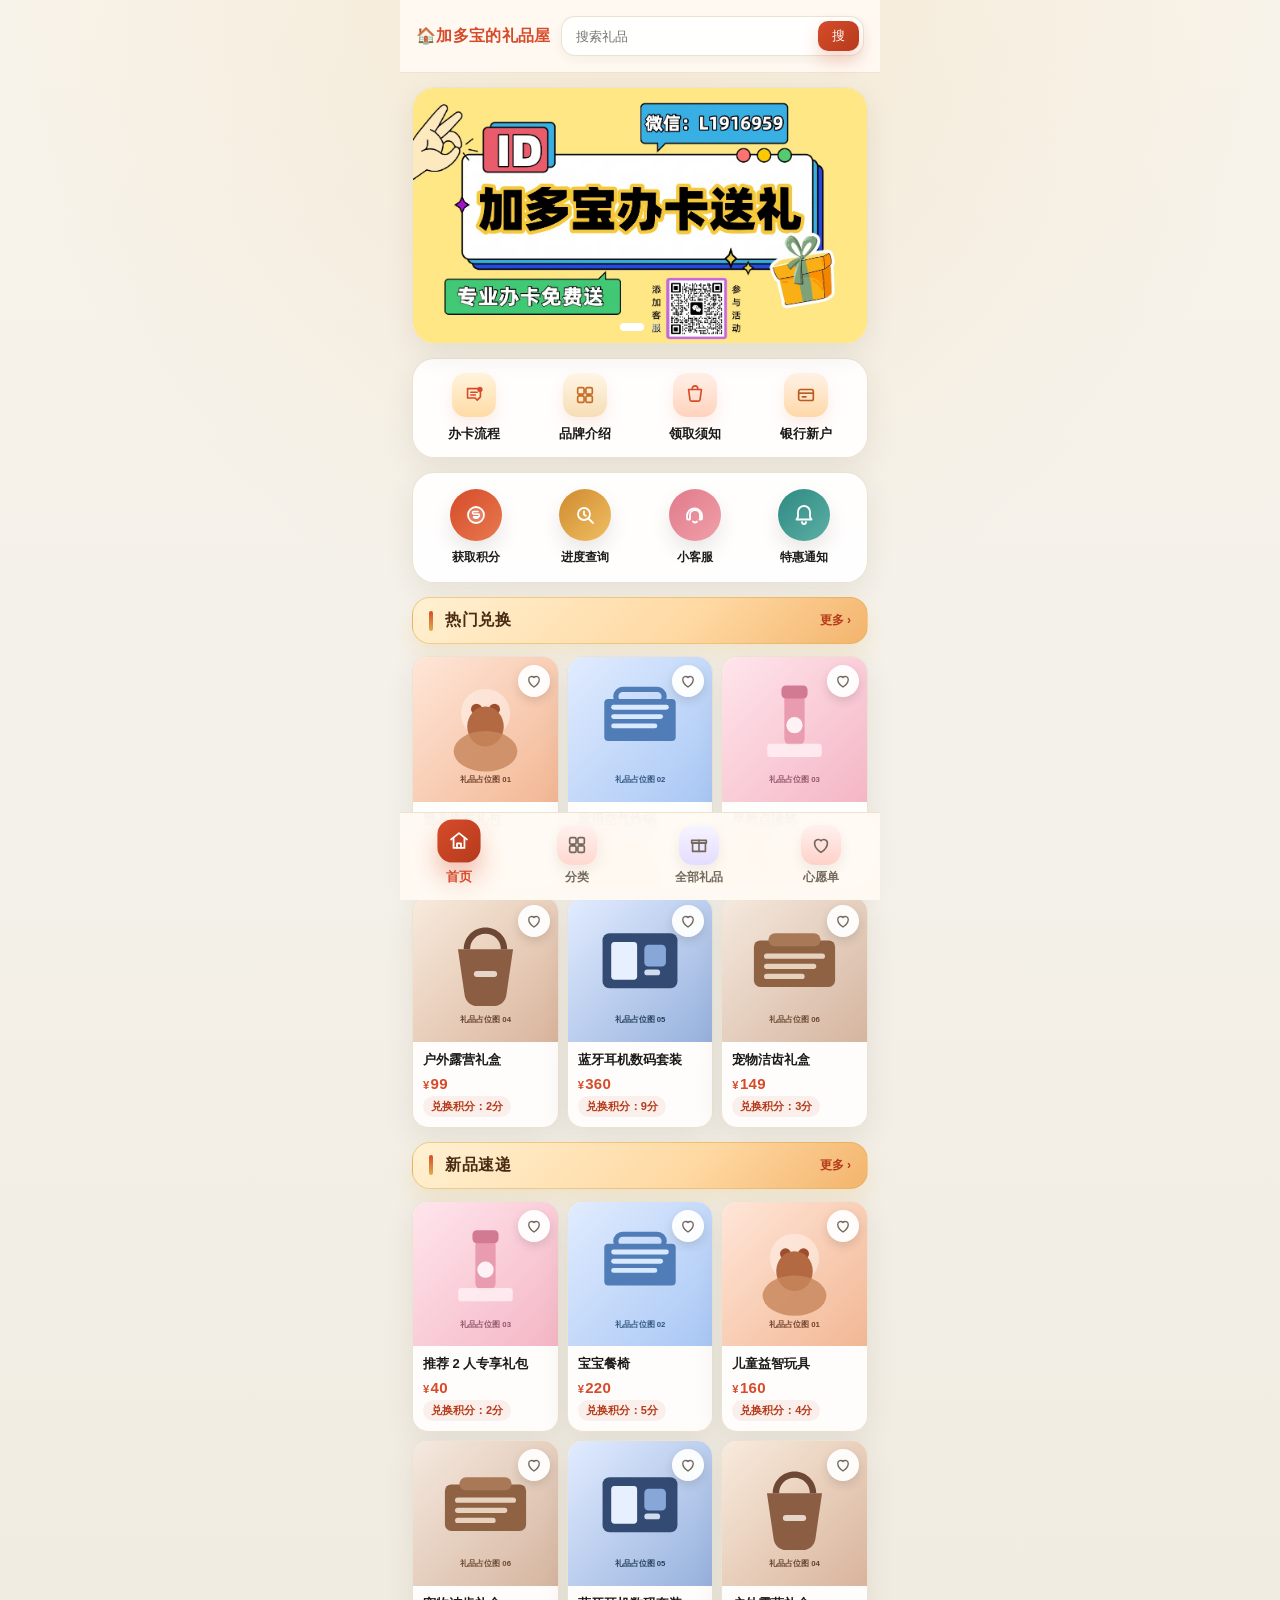
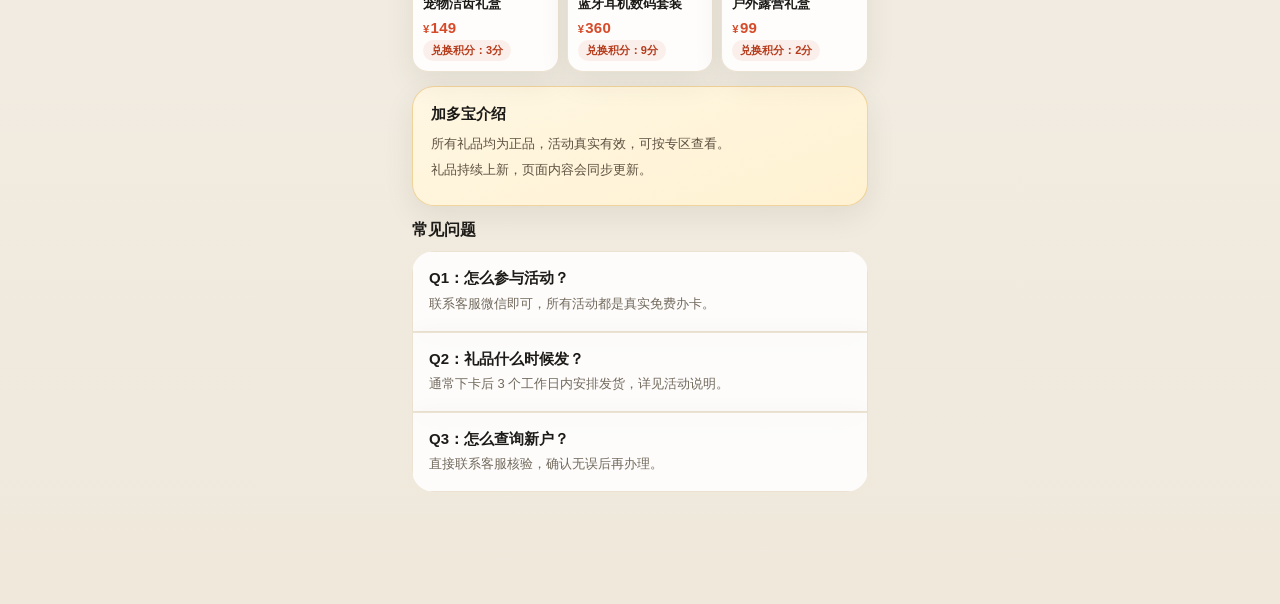
<file: index.html>
<!DOCTYPE html>
<html lang="zh-CN">
<head>
  <meta charset="UTF-8">
  <meta name="viewport" content="width=device-width, initial-scale=1.0, maximum-scale=1.0">
  <title>加多宝的礼品屋</title>
  <meta name="description" content="点击查看礼品清单吧，办卡即享，正品保障。">
  <link rel="icon" type="image/svg+xml" href="images/favicon.svg">
  <link rel="apple-touch-icon" href="images/favicon.svg">
  <meta property="og:title" content="加多宝的礼品屋">
  <meta property="og:description" content="点击查看礼品清单吧，办卡即享，正品保障。">
  <meta property="og:image" content="https://mossatelier.github.io/gift-site/images/share-cover.jpg">
  <meta property="og:url" content="https://mossatelier.github.io/gift-site/">
  <meta property="og:type" content="website">
  <link rel="image_src" href="https://mossatelier.github.io/gift-site/images/share-cover.jpg">
  <meta itemprop="image" content="https://mossatelier.github.io/gift-site/images/share-cover.jpg">
  <meta name="twitter:card" content="summary_large_image">
  <link rel="stylesheet" href="assets/site.css?v=6">
</head>
<body id="top">
  <div class="page-shell">
    <header class="top-bar top-bar-search">
      <a class="brand" href="admin.html">🏠加多宝的礼品屋</a>
      <div class="search-box top-search">
        <input id="productSearchInput" type="text" placeholder="搜索礼品">
        <button id="productSearchButton" type="button" aria-label="搜索">搜</button>
      </div>
    </header>

    <section class="banner-wrap" aria-label="活动轮播">
      <div class="banner-track" id="bannerTrack">
        <a class="banner-slide" href="wishlist.html">
          <img class="banner-image" src="images/banners/promo-1.jpg" alt="加多宝办卡送礼">
        </a>
        <a class="banner-slide" href="earn.html">
          <img class="banner-image" src="images/banners/promo-2.png" alt="积分规则">
        </a>
      </div>
      <div class="banner-dots" aria-label="轮播切换">
        <button class="dot active" type="button" aria-label="第 1 张" data-slide="0"></button>
        <button class="dot" type="button" aria-label="第 2 张" data-slide="1"></button>
      </div>
    </section>

    <nav class="text-entries" aria-label="活动入口">
      <a class="text-entry" href="card-flow.html">
        <span class="text-entry-icon" aria-hidden="true">
          <svg viewBox="0 0 24 24" fill="none">
            <path d="M5 5h14v9l-3.5 3.5-2.2-2.2H5V5Z" stroke="currentColor" stroke-width="1.8" stroke-linejoin="round" fill="rgba(255,255,255,0.18)"/>
            <path d="M8.5 9h7M8.5 12h5" stroke="currentColor" stroke-width="1.8" stroke-linecap="round"/>
            <circle cx="18.5" cy="6" r="2.5" fill="currentColor"/>
          </svg>
        </span>
        <span>办卡流程</span>
      </a>
      <a class="text-entry" href="category.html">
        <span class="text-entry-icon" aria-hidden="true">
          <svg viewBox="0 0 24 24" fill="none">
            <rect x="4" y="4" width="7" height="7" rx="1.5" stroke="currentColor" stroke-width="1.8"/>
            <rect x="13" y="4" width="7" height="7" rx="1.5" stroke="currentColor" stroke-width="1.8"/>
            <rect x="4" y="13" width="7" height="7" rx="1.5" stroke="currentColor" stroke-width="1.8"/>
            <rect x="13" y="13" width="7" height="7" rx="1.5" stroke="currentColor" stroke-width="1.8"/>
          </svg>
        </span>
        <span>品牌介绍</span>
      </a>
      <a class="text-entry" href="claim-guide.html">
        <span class="text-entry-icon" aria-hidden="true">
          <svg viewBox="0 0 24 24" fill="none">
            <path d="M5 6h14l-1.5 11a2 2 0 0 1-2 1.7H8.5a2 2 0 0 1-2-1.7L5 6Z" stroke="currentColor" stroke-width="1.8" stroke-linejoin="round"/>
            <path d="M9 6V5a3 3 0 0 1 6 0v1" stroke="currentColor" stroke-width="1.8" stroke-linecap="round"/>
          </svg>
        </span>
        <span>领取须知</span>
      </a>
      <a class="text-entry" href="bank-new-user.html">
        <span class="text-entry-icon" aria-hidden="true">
          <svg viewBox="0 0 24 24" fill="none">
            <rect x="4" y="6" width="16" height="12" rx="2" stroke="currentColor" stroke-width="1.8"/>
            <path d="M4 10h16" stroke="currentColor" stroke-width="1.8"/>
            <path d="M8 14h4" stroke="currentColor" stroke-width="1.8" stroke-linecap="round"/>
          </svg>
        </span>
        <span>银行新户</span>
      </a>
    </nav>

    <nav class="home-circles" aria-label="主要入口">
      <a class="circle-item" href="earn.html">
        <span class="circle-badge circle-badge-red" aria-hidden="true">
          <svg viewBox="0 0 24 24" fill="none">
            <circle cx="12" cy="12" r="8" stroke="currentColor" stroke-width="1.8" fill="rgba(255,255,255,0.18)"/>
            <path d="M9.5 14c.5.8 1.5 1.3 2.5 1.3s2-.5 2.5-1.3M10 8.5h4M10 8.5c-.8 0-1.5.5-1.5 1.3s.7 1.3 1.5 1.3h4c.8 0 1.5.5 1.5 1.3s-.7 1.3-1.5 1.3H10" stroke="currentColor" stroke-width="1.6" stroke-linecap="round"/>
          </svg>
        </span>
        <span class="circle-label">获取积分</span>
      </a>
      <a class="circle-item" href="progress.html">
        <span class="circle-badge circle-badge-gold" aria-hidden="true">
          <svg viewBox="0 0 24 24" fill="none">
            <circle cx="11" cy="11" r="6" stroke="currentColor" stroke-width="1.8"/>
            <path d="M15.5 15.5 20 20" stroke="currentColor" stroke-width="1.8" stroke-linecap="round"/>
            <path d="M11 8.5v3l1.8 1.4" stroke="currentColor" stroke-width="1.8" stroke-linecap="round" stroke-linejoin="round"/>
          </svg>
        </span>
        <span class="circle-label">进度查询</span>
      </a>
      <a class="circle-item" href="images/wechat-qr.jpg" data-qr-popup>
        <span class="circle-badge circle-badge-pink" aria-hidden="true">
          <svg viewBox="0 0 24 24" fill="none">
            <path d="M6.5 16.5H5a1 1 0 0 1-1-1v-2.5A7.5 7.5 0 0 1 19 13v2.5a1 1 0 0 1-1 1h-1.5" stroke="currentColor" stroke-width="1.8" stroke-linecap="round" stroke-linejoin="round"/>
            <path d="M7 16V12a5 5 0 1 1 10 0v4" stroke="currentColor" stroke-width="1.8" stroke-linecap="round"/>
            <path d="M10 18.5c.6.6 1.3 1 2 1s1.4-.4 2-1" stroke="currentColor" stroke-width="1.8" stroke-linecap="round"/>
          </svg>
        </span>
        <span class="circle-label">小客服</span>
      </a>
      <a class="circle-item" href="promo.html">
        <span class="circle-badge circle-badge-teal" aria-hidden="true">
          <svg viewBox="0 0 24 24" fill="none">
            <path d="M6 9a6 6 0 0 1 12 0v5l1.5 2.5h-15L6 14V9Z" stroke="currentColor" stroke-width="1.8" stroke-linejoin="round"/>
            <path d="M10 19a2 2 0 0 0 4 0" stroke="currentColor" stroke-width="1.8" stroke-linecap="round"/>
          </svg>
        </span>
        <span class="circle-label">特惠通知</span>
      </a>
    </nav>

    <section class="section" id="entry">
      <div class="section-banner">
        <h2 class="banner-title-text">热门兑换</h2>
        <a class="banner-more" href="list.html">更多 ›</a>
      </div>
      <div class="product-grid product-grid-3" id="productHotGrid"></div>
    </section>

    <section class="section">
      <div class="section-banner">
        <h2 class="banner-title-text">新品速递</h2>
        <a class="banner-more" href="list.html?sort=newest">更多 ›</a>
      </div>
      <div class="product-grid product-grid-3" id="productNewGrid"></div>
    </section>

    <section class="announce" id="guide">
      <h2 class="announce-title">加多宝介绍</h2>
      <p class="announce-item">所有礼品均为正品，活动真实有效，可按专区查看。</p>
      <p class="announce-item">礼品持续上新，页面内容会同步更新。</p>
    </section>

    <section class="section support-section" id="faq">
      <div class="section-header">
        <h2 class="section-title">常见问题</h2>
      </div>
      <div class="faq-list">
        <article class="faq-item">
          <h3 class="faq-question">Q1：怎么参与活动？</h3>
          <p class="faq-answer">联系客服微信即可，所有活动都是真实免费办卡。</p>
        </article>
        <article class="faq-item">
          <h3 class="faq-question">Q2：礼品什么时候发？</h3>
          <p class="faq-answer">通常下卡后 3 个工作日内安排发货，详见活动说明。</p>
        </article>
        <article class="faq-item">
          <h3 class="faq-question">Q3：怎么查询新户？</h3>
          <p class="faq-answer">直接联系客服核验，确认无误后再办理。</p>
        </article>
      </div>
    </section>

    <div class="bottom-spacer"></div>
  </div>

  <nav class="bottom-nav" aria-label="底部导航">
    <a class="nav-item active" href="index.html">
      <span class="nav-icon nav-icon-home" aria-hidden="true">
        <svg viewBox="0 0 24 24" fill="none">
          <path d="M4 10.5 12 4l8 6.5" stroke="currentColor" stroke-width="1.8" stroke-linecap="round" stroke-linejoin="round"/>
          <path d="M6.5 9.5V19h11V9.5" stroke="currentColor" stroke-width="1.8" stroke-linecap="round" stroke-linejoin="round"/>
          <path d="M10 19v-4.5h4V19" stroke="currentColor" stroke-width="1.8" stroke-linecap="round" stroke-linejoin="round"/>
        </svg>
      </span>
      <span class="nav-label">首页</span>
    </a>
    <a class="nav-item" href="category.html">
      <span class="nav-icon nav-icon-gift" aria-hidden="true">
        <svg viewBox="0 0 24 24" fill="none">
          <rect x="4" y="4" width="7" height="7" rx="1.5" stroke="currentColor" stroke-width="1.8"/>
          <rect x="13" y="4" width="7" height="7" rx="1.5" stroke="currentColor" stroke-width="1.8"/>
          <rect x="4" y="13" width="7" height="7" rx="1.5" stroke="currentColor" stroke-width="1.8"/>
          <rect x="13" y="13" width="7" height="7" rx="1.5" stroke="currentColor" stroke-width="1.8"/>
        </svg>
      </span>
      <span class="nav-label">分类</span>
    </a>
    <a class="nav-item" href="list.html">
      <span class="nav-icon nav-icon-flow" aria-hidden="true">
        <svg viewBox="0 0 24 24" fill="none">
          <path d="M5 10h14v9H5z" stroke="currentColor" stroke-width="1.8" stroke-linejoin="round"/>
          <path d="M4 10h16v-3H4z" stroke="currentColor" stroke-width="1.8" stroke-linejoin="round"/>
          <path d="M12 7v12" stroke="currentColor" stroke-width="1.8" stroke-linecap="round"/>
        </svg>
      </span>
      <span class="nav-label">全部礼品</span>
    </a>
    <a class="nav-item" href="wishlist.html">
      <span class="nav-icon nav-icon-wish" aria-hidden="true">
        <svg viewBox="0 0 24 24" fill="none">
          <path d="M12 20s-7-4.5-7-10a4 4 0 0 1 7-2.6A4 4 0 0 1 19 10c0 5.5-7 10-7 10z" stroke="currentColor" stroke-width="1.8" stroke-linejoin="round"/>
        </svg>
      </span>
      <span class="nav-label">心愿单</span>
    </a>
  </nav>

  <div class="image-viewer" id="imageViewer" hidden>
    <button class="image-viewer-close" type="button" aria-label="关闭">✕</button>
    <img class="image-viewer-img" alt="">
  </div>

  <script src="assets/config.js"></script>
  <script src="assets/site.js"></script>
</body>
</html>
</file>
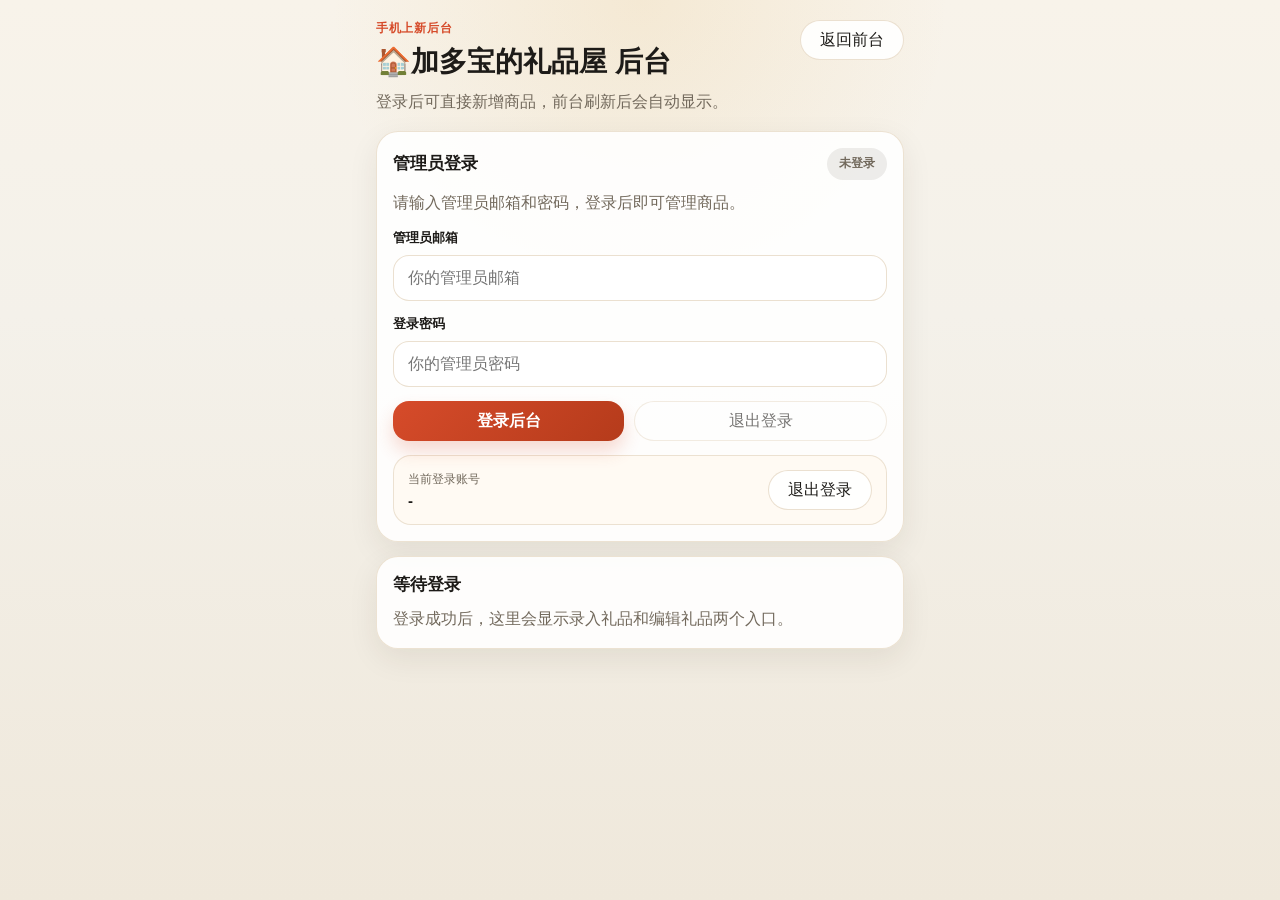
<file: admin.html>
<!DOCTYPE html>
<html lang="zh-CN">
<head>
  <meta charset="UTF-8">
  <meta name="viewport" content="width=device-width, initial-scale=1.0, maximum-scale=1.0">
  <title>加多宝礼品屋 · 商品录入后台</title>
  <meta name="robots" content="noindex,nofollow">
  <link rel="stylesheet" href="assets/site.css?v=6">
</head>
<body class="admin-page">
  <main class="admin-shell">
    <header class="admin-header">
      <div>
        <p class="admin-kicker">手机上新后台</p>
        <h1 class="admin-title">🏠加多宝的礼品屋 后台</h1>
        <p class="admin-subtitle">登录后可直接新增商品，前台刷新后会自动显示。</p>
      </div>
      <a class="admin-back" href="index.html">返回前台</a>
    </header>

    <section class="admin-card admin-auth-card">
      <div class="admin-status-head">
        <h2 class="admin-section-title">管理员登录</h2>
        <span class="admin-status-pill admin-status-pill-soft" id="adminAuthState">未登录</span>
      </div>
      <p class="admin-status-text" id="adminAuthTip">请输入管理员邮箱和密码，登录后即可管理商品。</p>
      <form class="admin-form admin-auth-form" id="adminAuthForm">
        <label class="admin-field">
          <span>管理员邮箱</span>
          <input id="adminEmailInput" name="email" type="email" placeholder="你的管理员邮箱" autocomplete="username email" required>
        </label>
        <label class="admin-field">
          <span>登录密码</span>
          <input id="adminPasswordInput" name="password" type="password" placeholder="你的管理员密码" autocomplete="current-password" required>
        </label>
        <div class="admin-auth-actions">
          <button id="adminLoginButton" type="submit">登录后台</button>
          <button class="admin-secondary-btn" id="adminLogoutButton" type="button">退出登录</button>
        </div>
        <p class="admin-inline-message" id="adminAuthMessage"></p>
      </form>
      <div class="admin-account-card" id="adminAccountCard" hidden>
        <div class="admin-account-copy">
          <p class="admin-account-label">当前登录账号</p>
          <p class="admin-account-email" id="adminAccountEmail">-</p>
        </div>
        <button class="admin-secondary-btn" id="adminLogoutButtonLogged" type="button">退出登录</button>
      </div>
    </section>

    <section class="admin-card admin-locked-panel" id="adminLockedPanel">
      <h2 class="admin-section-title">等待登录</h2>
      <p class="admin-status-text">登录成功后，这里会显示录入礼品和编辑礼品两个入口。</p>
    </section>

    <div id="adminWorkspace" hidden>
      <section class="admin-card admin-panel-nav">
        <button class="admin-panel-tab active" id="adminTabCreate" type="button">录入礼品</button>
        <button class="admin-panel-tab" id="adminTabEdit" type="button">编辑礼品</button>
        <button class="admin-panel-tab" id="adminTabBanks" type="button">银行积分</button>
      </section>

      <section class="admin-card" id="adminCreatePanel">
        <div class="admin-status-head">
          <h2 class="admin-section-title" id="adminEditorTitle">录入商品</h2>
          <span class="admin-status-pill admin-status-pill-soft" id="adminSubmitState">待提交</span>
        </div>
        <form class="admin-form" id="productForm">
          <input id="editingProductId" name="editingProductId" type="hidden">
          <label class="admin-field">
            <span>商品标题</span>
            <input name="title" id="adminTitleInput" type="text" placeholder="例如：夏日随行水杯礼盒" list="adminTitleHistory" autocomplete="off" required>
            <datalist id="adminTitleHistory"></datalist>
          </label>

          <div class="admin-grid">
            <label class="admin-field">
              <span>分类</span>
              <select name="category" id="adminCategorySelect" required>
                <option value="referral">推荐有礼</option>
                <option value="stroller">婴儿推车</option>
                <option value="playpen">收纳围栏</option>
                <option value="carseat">安全座椅</option>
                <option value="carrier">喂养腰凳</option>
                <option value="earlyedu">早教点读</option>
                <option value="toy">儿童玩具</option>
                <option value="chairtable">餐椅桌椅</option>
                <option value="ride">娱乐骑行</option>
                <option value="pet">宠物用品</option>
                <option value="camping">户外露营</option>
                <option value="digital">电子数码</option>
                <option value="appliance">家用电器</option>
              </select>
            </label>
            <label class="admin-field">
              <span>商品价格（元）</span>
              <input name="price" id="adminPriceInput" type="number" min="0" step="1" placeholder="例如：240" required>
            </label>
          </div>

          <label class="admin-field">
            <span>兑换积分（按 40 元/分自动计算，可手动调整）</span>
            <input name="cardsNeeded" id="adminCardsInput" type="number" min="1" step="1" placeholder="自动计算" required>
          </label>

          <label class="admin-field" id="adminSubcategoryField" hidden>
            <span>子类</span>
            <select name="subcategory" id="adminSubcategorySelect">
              <option value="">不选</option>
            </select>
          </label>

          <label class="admin-field">
            <span>套餐包含 / 详情说明（可选，标题下方显示）</span>
            <textarea name="description" rows="3" placeholder="例如：本套餐含 点读笔 1 支 + 早教书 3 本 + 充电线"></textarea>
          </label>

          <div class="admin-field">
            <span>商品图片（最多 5 张，图片 1 作为主图）</span>
            <div class="admin-image-slots">
              <div class="admin-image-slot" data-admin-image-slot>
                <strong>图片 1</strong>
                <input name="imageFile1" type="file" accept="image/*" data-admin-image-file>
                <input name="imageUrl1" type="url" placeholder="或填写图片链接 1" data-admin-image-url>
              </div>
              <div class="admin-image-slot" data-admin-image-slot hidden>
                <strong>图片 2</strong>
                <input name="imageFile2" type="file" accept="image/*" data-admin-image-file>
                <input name="imageUrl2" type="url" placeholder="或填写图片链接 2" data-admin-image-url>
              </div>
              <div class="admin-image-slot" data-admin-image-slot hidden>
                <strong>图片 3</strong>
                <input name="imageFile3" type="file" accept="image/*" data-admin-image-file>
                <input name="imageUrl3" type="url" placeholder="或填写图片链接 3" data-admin-image-url>
              </div>
              <div class="admin-image-slot" data-admin-image-slot hidden>
                <strong>图片 4</strong>
                <input name="imageFile4" type="file" accept="image/*" data-admin-image-file>
                <input name="imageUrl4" type="url" placeholder="或填写图片链接 4" data-admin-image-url>
              </div>
              <div class="admin-image-slot" data-admin-image-slot hidden>
                <strong>图片 5</strong>
                <input name="imageFile5" type="file" accept="image/*" data-admin-image-file>
                <input name="imageUrl5" type="url" placeholder="或填写图片链接 5" data-admin-image-url>
              </div>
              <button class="admin-add-image-slot" id="adminAddImageSlot" type="button">＋ 添加图片</button>
              <p class="admin-image-slot-tip" id="adminImageSlotTip">还可继续添加图片</p>
            </div>
          </div>

          <div class="admin-grid">
            <label class="admin-field">
              <span>排序值</span>
              <input name="sortOrder" type="number" min="0" step="1" placeholder="越小越靠前" value="10">
            </label>
            <label class="admin-field admin-checkbox-field">
              <span>上架状态</span>
              <label class="admin-checkbox">
                <input name="isActive" type="checkbox" checked>
                <span>提交后立即显示</span>
              </label>
            </label>
          </div>

          <div class="admin-preview" id="adminPreview">
            <div class="admin-preview-media">
              <span id="adminPreviewEmpty">等待上传图片</span>
              <img id="adminPreviewImage" alt="商品预览图" hidden>
            </div>
            <div class="admin-preview-text">
              <p class="admin-preview-title">图片预览</p>
              <p class="admin-preview-desc">手机端录入时先看一眼比例，避免前台列表被横图或超长图撑坏。</p>
            </div>
          </div>

          <div class="admin-form-actions">
            <button class="admin-submit" id="adminSubmitButton" type="submit">上传并新增商品</button>
            <button class="admin-secondary-btn" id="adminCancelEditButton" type="button" hidden>取消编辑</button>
          </div>
          <p class="admin-inline-message" id="adminSubmitMessage"></p>
        </form>
      </section>

      <section class="admin-card" id="adminEditPanel" hidden>
        <div class="admin-status-head">
          <h2 class="admin-section-title">编辑礼品</h2>
          <button class="admin-secondary-btn" id="adminRefreshButton" type="button">刷新列表</button>
        </div>
        <div class="admin-edit-toolbar">
          <input id="adminSearchInput" type="search" placeholder="搜索礼品名称">
          <select id="adminFilterCategory">
            <option value="all">全部分类</option>
          </select>
        </div>
        <div class="admin-recent-list" id="adminRecentList">
          <p class="admin-status-text">登录管理员账号后，这里会显示最近录入的商品。</p>
        </div>
      </section>

      <section class="admin-card" id="adminBanksPanel" hidden>
        <div class="admin-status-head">
          <h2 class="admin-section-title">银行积分对照</h2>
          <button class="admin-secondary-btn" id="adminBanksRefreshButton" type="button">刷新</button>
        </div>
        <p class="admin-status-text">每家银行输入 0-10 之间的积分，输入框失焦自动保存。前台 earn 页按积分从高到低排列。</p>
        <div class="admin-banks-list" id="adminBanksList">
          <p class="admin-status-text">加载中…</p>
        </div>
        <p class="admin-inline-message" id="adminBanksMessage"></p>
      </section>
    </div>
  </main>

  <script src="assets/config.js"></script>
  <script src="assets/admin.js"></script>
</body>
</html>
</file>
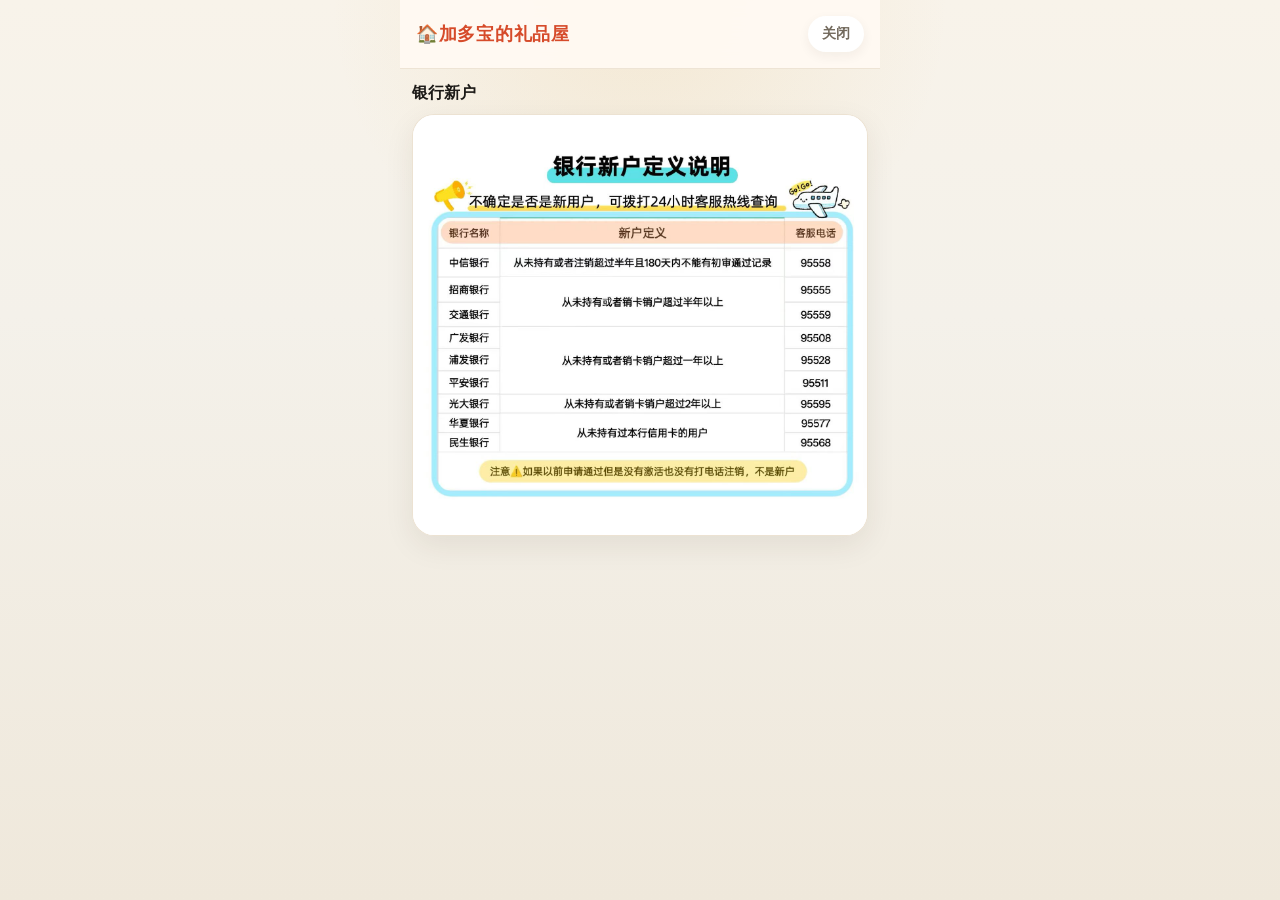
<file: bank-new-user.html>
<!DOCTYPE html>
<html lang="zh-CN">
<head>
  <meta charset="UTF-8">
  <meta name="viewport" content="width=device-width, initial-scale=1.0, maximum-scale=1.0">
  <title>银行新户 · 加多宝的礼品屋</title>
  <link rel="icon" type="image/svg+xml" href="images/favicon.svg">
  <link rel="stylesheet" href="assets/site.css?v=6">
</head>
<body id="top">
  <div class="page-shell guide-page-shell">
    <header class="top-bar">
      <a class="brand" href="index.html">🏠加多宝的礼品屋</a>
      <div class="top-actions">
        <a class="top-action" href="index.html">关闭</a>
      </div>
    </header>

    <section class="section image-guide-section">
      <div class="section-header">
        <h1 class="section-title">银行新户</h1>
      </div>
      <div class="image-guide-card">
        <img class="image-guide-img" src="images/guide-bank-new-user.jpg" alt="银行新户说明">
      </div>
    </section>
  </div>
</body>
</html>
</file>
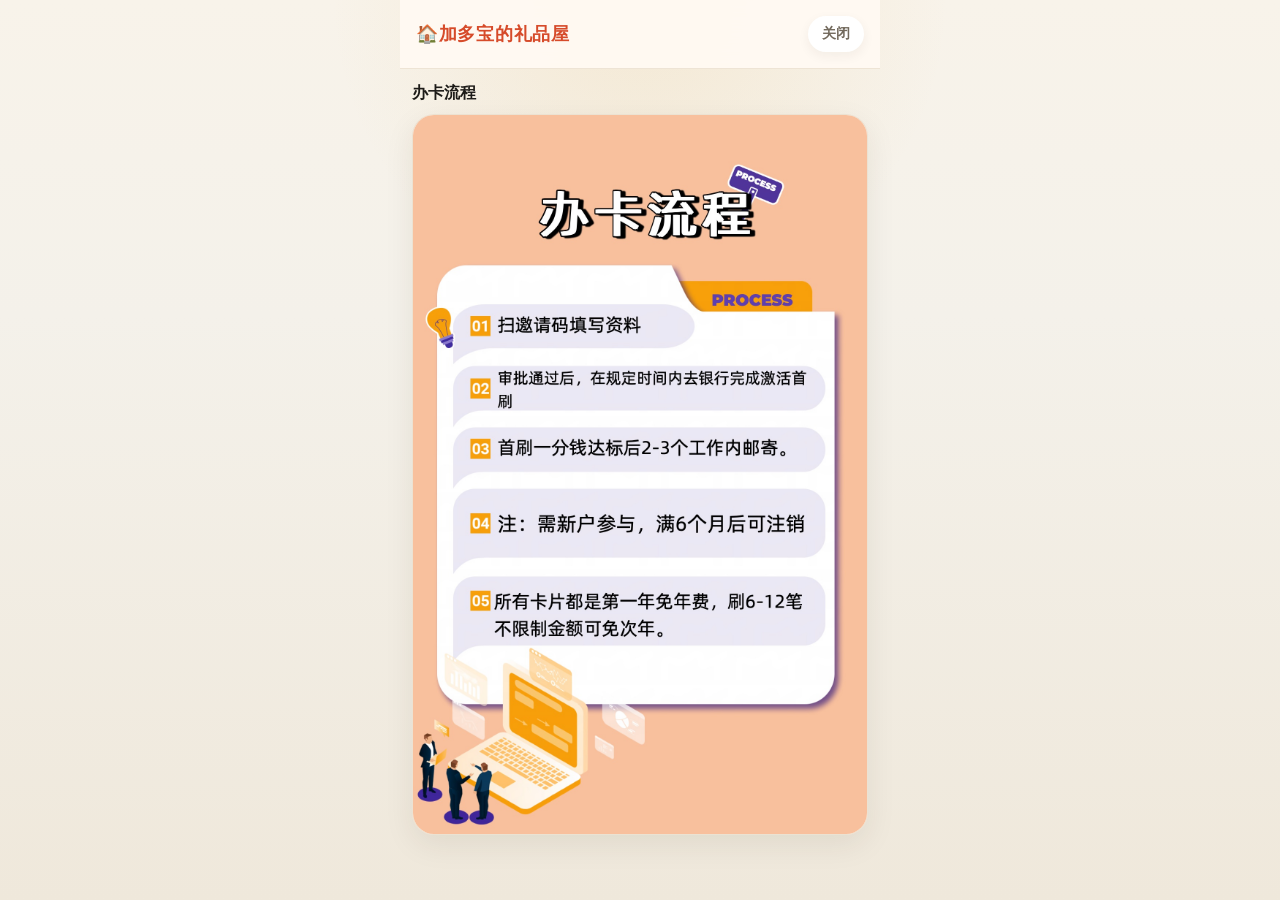
<file: card-flow.html>
<!DOCTYPE html>
<html lang="zh-CN">
<head>
  <meta charset="UTF-8">
  <meta name="viewport" content="width=device-width, initial-scale=1.0, maximum-scale=1.0">
  <title>办卡流程 · 加多宝的礼品屋</title>
  <link rel="icon" type="image/svg+xml" href="images/favicon.svg">
  <link rel="stylesheet" href="assets/site.css?v=6">
</head>
<body id="top">
  <div class="page-shell guide-page-shell">
    <header class="top-bar">
      <a class="brand" href="index.html">🏠加多宝的礼品屋</a>
      <div class="top-actions">
        <a class="top-action" href="index.html">关闭</a>
      </div>
    </header>

    <section class="section image-guide-section">
      <div class="section-header">
        <h1 class="section-title">办卡流程</h1>
      </div>
      <div class="image-guide-card">
        <img class="image-guide-img" src="images/guide-card-flow.jpg" alt="办卡流程说明">
      </div>
    </section>
  </div>
</body>
</html>
</file>
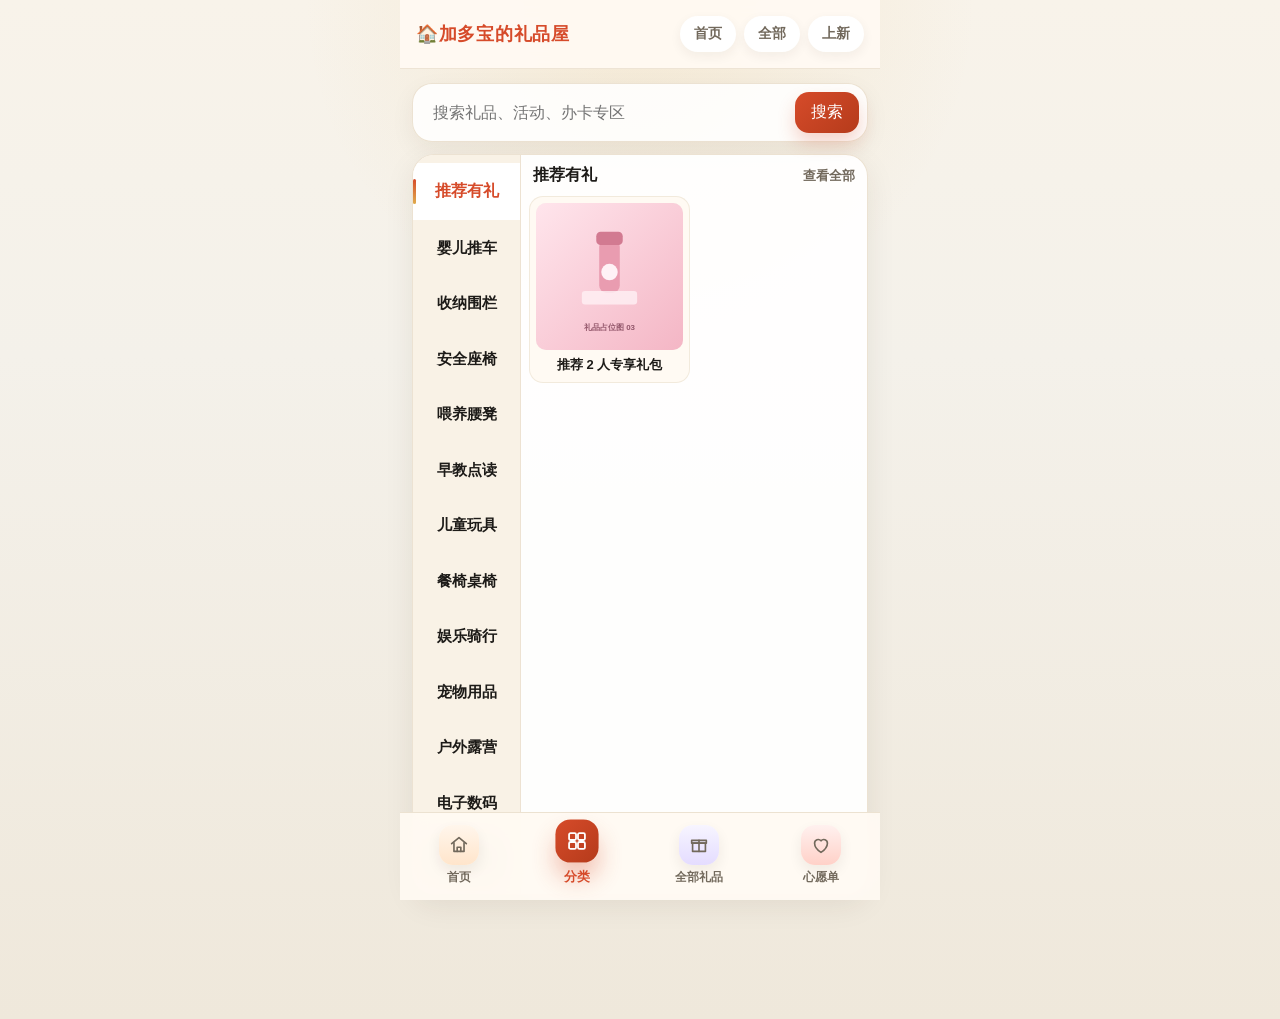
<file: category.html>
<!DOCTYPE html>
<html lang="zh-CN">
<head>
  <meta charset="UTF-8">
  <meta name="viewport" content="width=device-width, initial-scale=1.0, maximum-scale=1.0">
  <title>分类 · 加多宝的礼品屋</title>
  <link rel="icon" type="image/svg+xml" href="images/favicon.svg">
  <link rel="stylesheet" href="assets/site.css?v=6">
</head>
<body id="top">
  <div class="page-shell">
    <header class="top-bar">
      <a class="brand" href="index.html">🏠加多宝的礼品屋</a>
      <div class="top-actions">
        <a class="top-action" href="index.html">首页</a>
        <a class="top-action" href="list.html">全部</a>
        <a class="top-action" href="admin.html">上新</a>
      </div>
    </header>

    <section class="search-wrap" aria-label="站内搜索">
      <div class="search-box">
        <input id="productSearchInput" type="text" placeholder="搜索礼品、活动、办卡专区">
        <button id="productSearchButton" type="button">搜索</button>
      </div>
    </section>

    <section class="cat-shell" aria-label="分类导航">
      <div class="cat-rail" id="catRail"></div>
      <div class="cat-content">
        <h2 class="cat-content-title" id="catContentTitle"></h2>
        <div class="cat-grid" id="catContentGrid"></div>
      </div>
    </section>

    <div class="bottom-spacer"></div>
  </div>

  <nav class="bottom-nav" aria-label="底部导航">
    <a class="nav-item" href="index.html">
      <span class="nav-icon nav-icon-home" aria-hidden="true">
        <svg viewBox="0 0 24 24" fill="none">
          <path d="M4 10.5 12 4l8 6.5" stroke="currentColor" stroke-width="1.8" stroke-linecap="round" stroke-linejoin="round"/>
          <path d="M6.5 9.5V19h11V9.5" stroke="currentColor" stroke-width="1.8" stroke-linecap="round" stroke-linejoin="round"/>
          <path d="M10 19v-4.5h4V19" stroke="currentColor" stroke-width="1.8" stroke-linecap="round" stroke-linejoin="round"/>
        </svg>
      </span>
      <span class="nav-label">首页</span>
    </a>
    <a class="nav-item active" href="category.html">
      <span class="nav-icon nav-icon-gift" aria-hidden="true">
        <svg viewBox="0 0 24 24" fill="none">
          <rect x="4" y="4" width="7" height="7" rx="1.5" stroke="currentColor" stroke-width="1.8"/>
          <rect x="13" y="4" width="7" height="7" rx="1.5" stroke="currentColor" stroke-width="1.8"/>
          <rect x="4" y="13" width="7" height="7" rx="1.5" stroke="currentColor" stroke-width="1.8"/>
          <rect x="13" y="13" width="7" height="7" rx="1.5" stroke="currentColor" stroke-width="1.8"/>
        </svg>
      </span>
      <span class="nav-label">分类</span>
    </a>
    <a class="nav-item" href="list.html">
      <span class="nav-icon nav-icon-flow" aria-hidden="true">
        <svg viewBox="0 0 24 24" fill="none">
          <path d="M5 10h14v9H5z" stroke="currentColor" stroke-width="1.8" stroke-linejoin="round"/>
          <path d="M4 10h16v-3H4z" stroke="currentColor" stroke-width="1.8" stroke-linejoin="round"/>
          <path d="M12 7v12" stroke="currentColor" stroke-width="1.8" stroke-linecap="round"/>
        </svg>
      </span>
      <span class="nav-label">全部礼品</span>
    </a>
    <a class="nav-item" href="wishlist.html">
      <span class="nav-icon nav-icon-wish" aria-hidden="true">
        <svg viewBox="0 0 24 24" fill="none">
          <path d="M12 20s-7-4.5-7-10a4 4 0 0 1 7-2.6A4 4 0 0 1 19 10c0 5.5-7 10-7 10z" stroke="currentColor" stroke-width="1.8" stroke-linejoin="round"/>
        </svg>
      </span>
      <span class="nav-label">心愿单</span>
    </a>
  </nav>

  <script src="assets/config.js"></script>
  <script src="assets/site.js"></script>
</body>
</html>
</file>
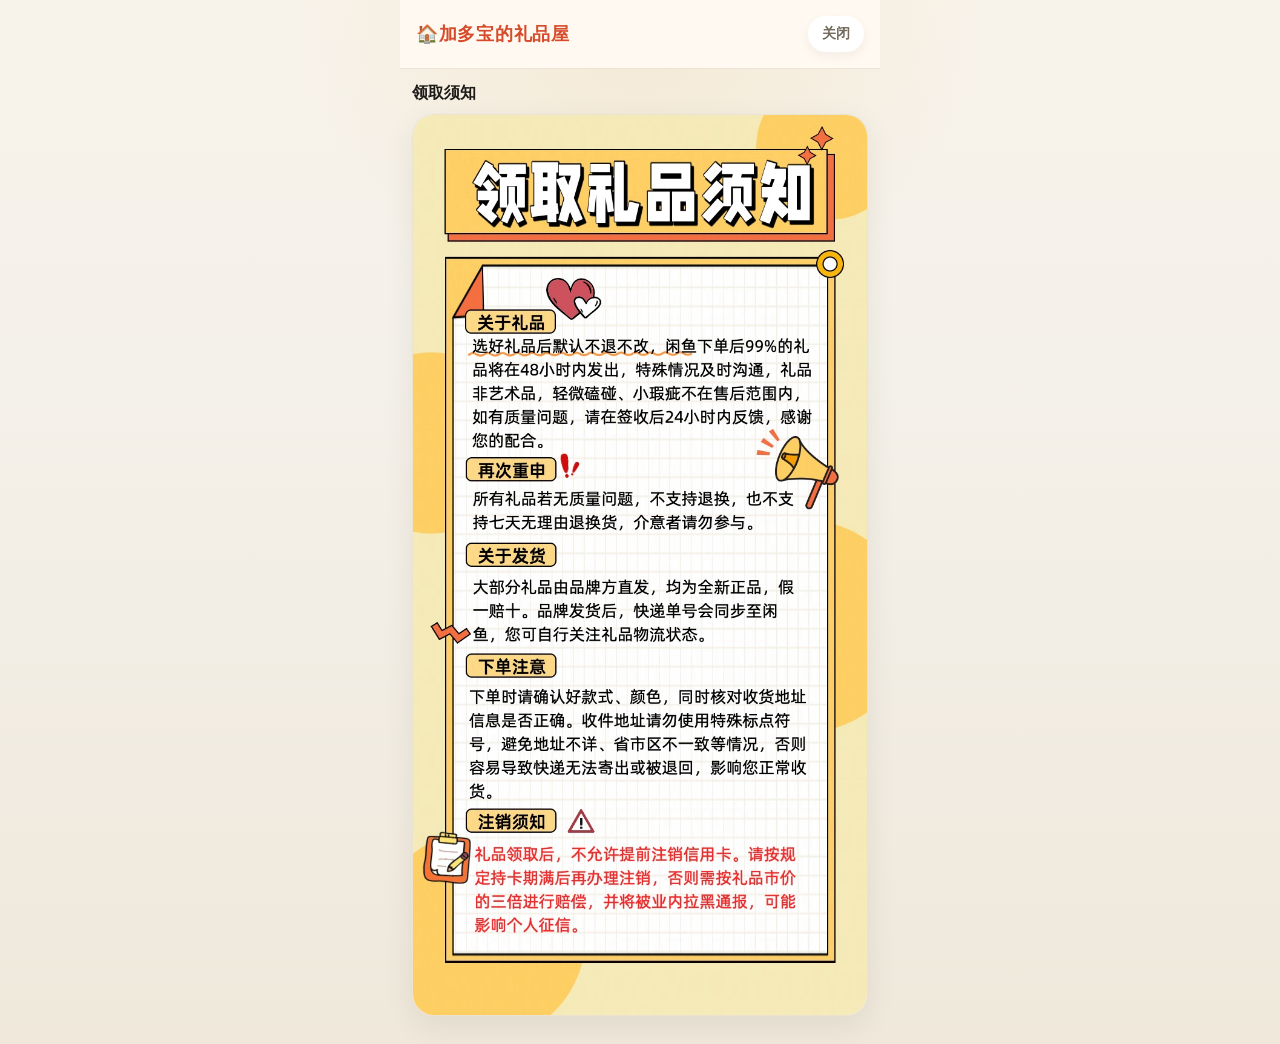
<file: claim-guide.html>
<!DOCTYPE html>
<html lang="zh-CN">
<head>
  <meta charset="UTF-8">
  <meta name="viewport" content="width=device-width, initial-scale=1.0, maximum-scale=1.0">
  <title>领取须知 · 加多宝的礼品屋</title>
  <link rel="icon" type="image/svg+xml" href="images/favicon.svg">
  <link rel="stylesheet" href="assets/site.css?v=6">
</head>
<body id="top">
  <div class="page-shell guide-page-shell">
    <header class="top-bar">
      <a class="brand" href="index.html">🏠加多宝的礼品屋</a>
      <div class="top-actions">
        <a class="top-action" href="index.html">关闭</a>
      </div>
    </header>

    <section class="section image-guide-section">
      <div class="section-header">
        <h1 class="section-title">领取须知</h1>
      </div>
      <div class="image-guide-card">
        <img class="image-guide-img" src="images/guide-claim.jpg" alt="领取须知说明">
      </div>
    </section>
  </div>
</body>
</html>
</file>
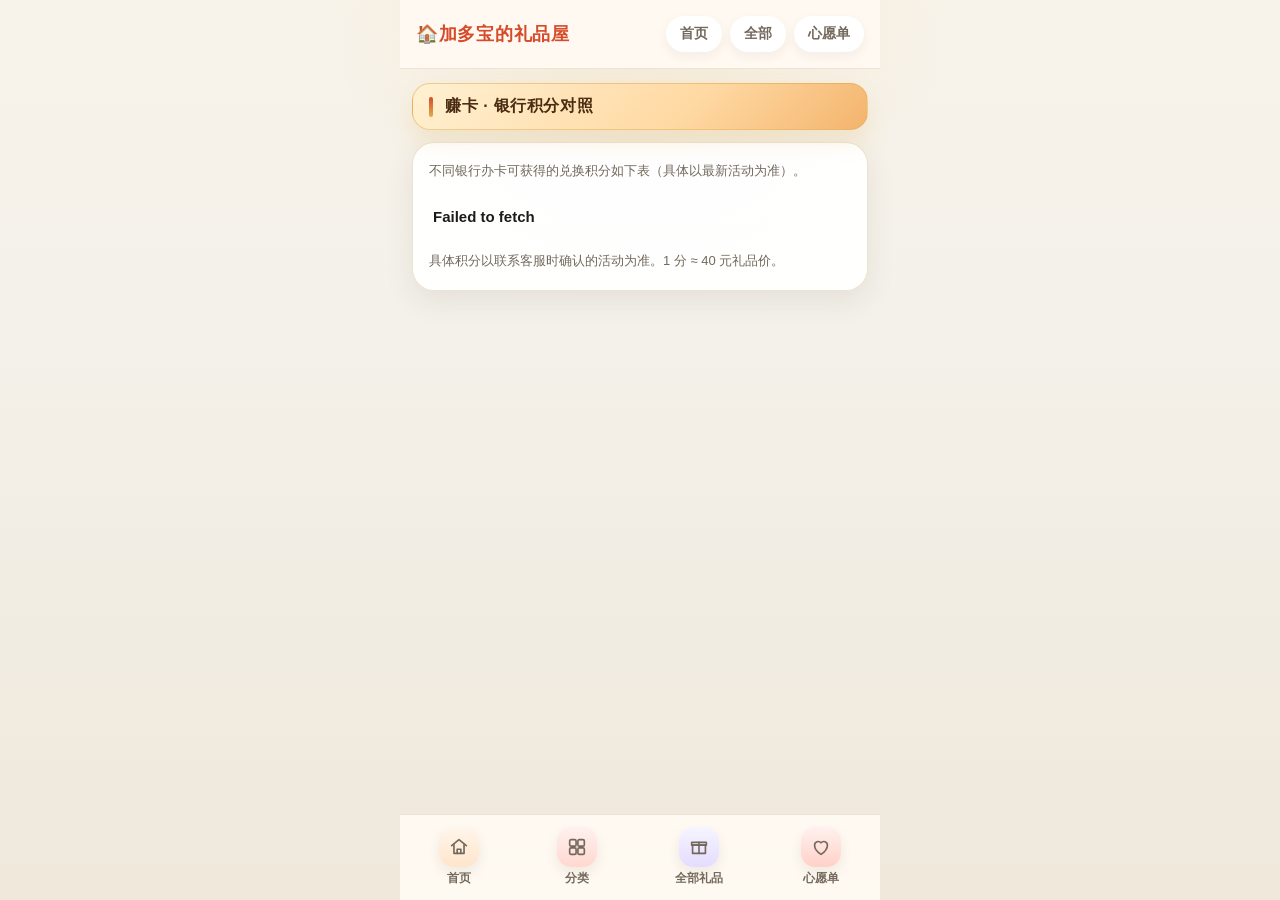
<file: earn.html>
<!DOCTYPE html>
<html lang="zh-CN">
<head>
  <meta charset="UTF-8">
  <meta name="viewport" content="width=device-width, initial-scale=1.0, maximum-scale=1.0">
  <title>赚卡 · 加多宝的礼品屋</title>
  <link rel="icon" type="image/svg+xml" href="images/favicon.svg">
  <link rel="stylesheet" href="assets/site.css?v=6">
</head>
<body id="top">
  <div class="page-shell">
    <header class="top-bar">
      <a class="brand" href="index.html">🏠加多宝的礼品屋</a>
      <div class="top-actions">
        <a class="top-action" href="index.html">首页</a>
        <a class="top-action" href="list.html">全部</a>
        <a class="top-action" href="wishlist.html">心愿单</a>
      </div>
    </header>

    <section class="section">
      <div class="section-banner">
        <h2 class="banner-title-text">赚卡 · 银行积分对照</h2>
      </div>

      <div class="bank-table">
        <p class="bank-intro">不同银行办卡可获得的兑换积分如下表（具体以最新活动为准）。</p>

        <ul class="bank-list" id="earnBankList">
          <li class="bank-item"><span class="bank-name">加载中…</span></li>
        </ul>

        <p class="bank-tip">具体积分以联系客服时确认的活动为准。1 分 ≈ 40 元礼品价。</p>
      </div>
    </section>

    <div class="bottom-spacer"></div>
  </div>

  <nav class="bottom-nav" aria-label="底部导航">
    <a class="nav-item" href="index.html">
      <span class="nav-icon nav-icon-home" aria-hidden="true">
        <svg viewBox="0 0 24 24" fill="none">
          <path d="M4 10.5 12 4l8 6.5" stroke="currentColor" stroke-width="1.8" stroke-linecap="round" stroke-linejoin="round"/>
          <path d="M6.5 9.5V19h11V9.5" stroke="currentColor" stroke-width="1.8" stroke-linecap="round" stroke-linejoin="round"/>
          <path d="M10 19v-4.5h4V19" stroke="currentColor" stroke-width="1.8" stroke-linecap="round" stroke-linejoin="round"/>
        </svg>
      </span>
      <span class="nav-label">首页</span>
    </a>
    <a class="nav-item" href="category.html">
      <span class="nav-icon nav-icon-gift" aria-hidden="true">
        <svg viewBox="0 0 24 24" fill="none">
          <rect x="4" y="4" width="7" height="7" rx="1.5" stroke="currentColor" stroke-width="1.8"/>
          <rect x="13" y="4" width="7" height="7" rx="1.5" stroke="currentColor" stroke-width="1.8"/>
          <rect x="4" y="13" width="7" height="7" rx="1.5" stroke="currentColor" stroke-width="1.8"/>
          <rect x="13" y="13" width="7" height="7" rx="1.5" stroke="currentColor" stroke-width="1.8"/>
        </svg>
      </span>
      <span class="nav-label">分类</span>
    </a>
    <a class="nav-item" href="list.html">
      <span class="nav-icon nav-icon-flow" aria-hidden="true">
        <svg viewBox="0 0 24 24" fill="none">
          <path d="M5 10h14v9H5z" stroke="currentColor" stroke-width="1.8" stroke-linejoin="round"/>
          <path d="M4 10h16v-3H4z" stroke="currentColor" stroke-width="1.8" stroke-linejoin="round"/>
          <path d="M12 7v12" stroke="currentColor" stroke-width="1.8" stroke-linecap="round"/>
        </svg>
      </span>
      <span class="nav-label">全部礼品</span>
    </a>
    <a class="nav-item" href="wishlist.html">
      <span class="nav-icon nav-icon-wish" aria-hidden="true">
        <svg viewBox="0 0 24 24" fill="none">
          <path d="M12 20s-7-4.5-7-10a4 4 0 0 1 7-2.6A4 4 0 0 1 19 10c0 5.5-7 10-7 10z" stroke="currentColor" stroke-width="1.8" stroke-linejoin="round"/>
        </svg>
      </span>
      <span class="nav-label">心愿单</span>
    </a>
  </nav>

  <script src="assets/config.js"></script>
  <script src="assets/site.js"></script>
</body>
</html>
</file>
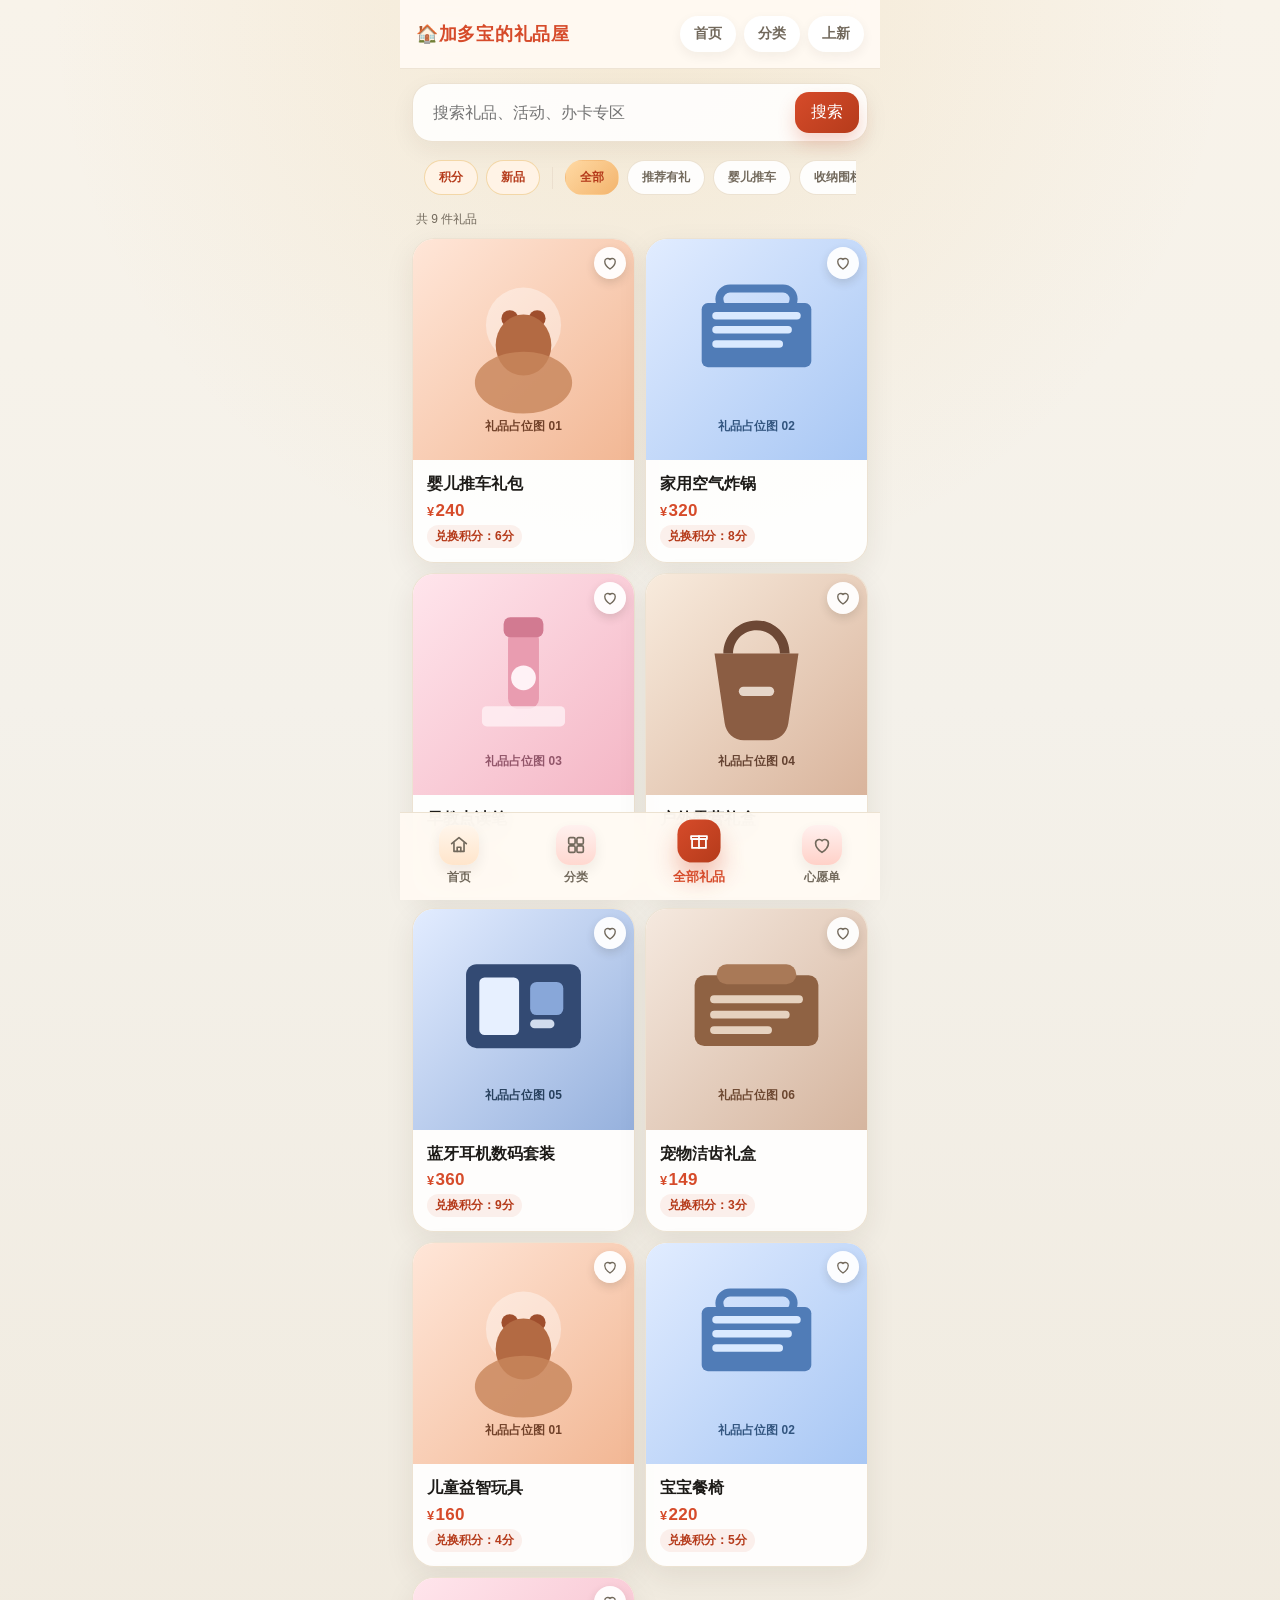
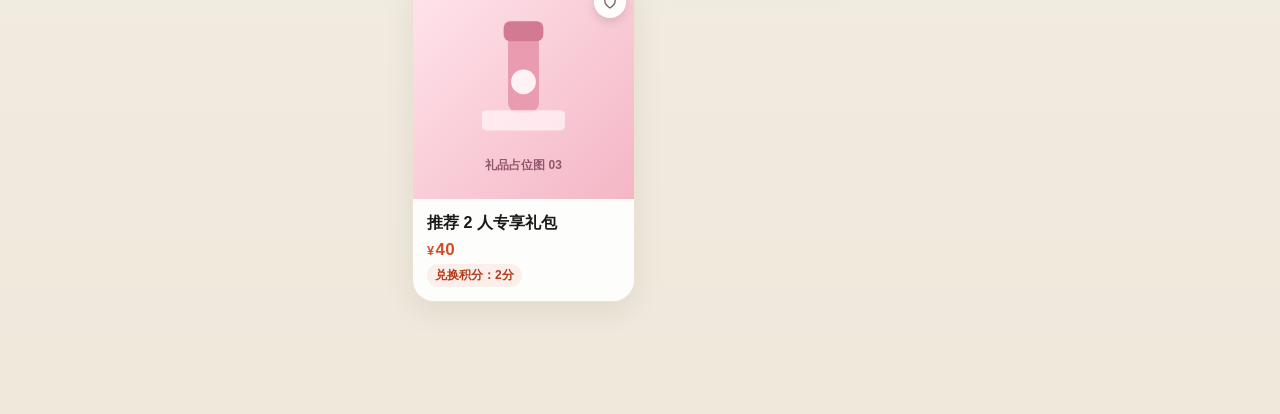
<file: list.html>
<!DOCTYPE html>
<html lang="zh-CN">
<head>
  <meta charset="UTF-8">
  <meta name="viewport" content="width=device-width, initial-scale=1.0, maximum-scale=1.0">
  <title>全部礼品 · 加多宝的礼品屋</title>
  <link rel="icon" type="image/svg+xml" href="images/favicon.svg">
  <link rel="stylesheet" href="assets/site.css?v=6">
</head>
<body id="top">
  <div class="page-shell">
    <header class="top-bar">
      <a class="brand" href="index.html">🏠加多宝的礼品屋</a>
      <div class="top-actions">
        <a class="top-action" href="index.html">首页</a>
        <a class="top-action" href="category.html">分类</a>
        <a class="top-action" href="admin.html">上新</a>
      </div>
    </header>

    <section class="search-wrap" aria-label="站内搜索">
      <div class="search-box">
        <input id="productSearchInput" type="text" placeholder="搜索礼品、活动、办卡专区">
        <button id="productSearchButton" type="button">搜索</button>
      </div>
    </section>

    <section class="section" id="products">
      <div class="chip-row" id="chipRow"></div>

      <div class="product-meta-bar">
        <span id="productResultCount">商品加载中</span>
      </div>

      <div class="product-grid" id="productGrid"></div>

      <p class="product-empty" id="productEmpty" hidden>当前条件下暂无礼品，换个分类看看。</p>
    </section>

    <div class="bottom-spacer"></div>
  </div>

  <nav class="bottom-nav" aria-label="底部导航">
    <a class="nav-item" href="index.html">
      <span class="nav-icon nav-icon-home" aria-hidden="true">
        <svg viewBox="0 0 24 24" fill="none">
          <path d="M4 10.5 12 4l8 6.5" stroke="currentColor" stroke-width="1.8" stroke-linecap="round" stroke-linejoin="round"/>
          <path d="M6.5 9.5V19h11V9.5" stroke="currentColor" stroke-width="1.8" stroke-linecap="round" stroke-linejoin="round"/>
          <path d="M10 19v-4.5h4V19" stroke="currentColor" stroke-width="1.8" stroke-linecap="round" stroke-linejoin="round"/>
        </svg>
      </span>
      <span class="nav-label">首页</span>
    </a>
    <a class="nav-item" href="category.html">
      <span class="nav-icon nav-icon-gift" aria-hidden="true">
        <svg viewBox="0 0 24 24" fill="none">
          <rect x="4" y="4" width="7" height="7" rx="1.5" stroke="currentColor" stroke-width="1.8"/>
          <rect x="13" y="4" width="7" height="7" rx="1.5" stroke="currentColor" stroke-width="1.8"/>
          <rect x="4" y="13" width="7" height="7" rx="1.5" stroke="currentColor" stroke-width="1.8"/>
          <rect x="13" y="13" width="7" height="7" rx="1.5" stroke="currentColor" stroke-width="1.8"/>
        </svg>
      </span>
      <span class="nav-label">分类</span>
    </a>
    <a class="nav-item active" href="list.html">
      <span class="nav-icon nav-icon-flow" aria-hidden="true">
        <svg viewBox="0 0 24 24" fill="none">
          <path d="M5 10h14v9H5z" stroke="currentColor" stroke-width="1.8" stroke-linejoin="round"/>
          <path d="M4 10h16v-3H4z" stroke="currentColor" stroke-width="1.8" stroke-linejoin="round"/>
          <path d="M12 7v12" stroke="currentColor" stroke-width="1.8" stroke-linecap="round"/>
        </svg>
      </span>
      <span class="nav-label">全部礼品</span>
    </a>
    <a class="nav-item" href="wishlist.html">
      <span class="nav-icon nav-icon-wish" aria-hidden="true">
        <svg viewBox="0 0 24 24" fill="none">
          <path d="M12 20s-7-4.5-7-10a4 4 0 0 1 7-2.6A4 4 0 0 1 19 10c0 5.5-7 10-7 10z" stroke="currentColor" stroke-width="1.8" stroke-linejoin="round"/>
        </svg>
      </span>
      <span class="nav-label">心愿单</span>
    </a>
  </nav>

  <script src="assets/config.js"></script>
  <script src="assets/site.js"></script>
</body>
</html>
</file>
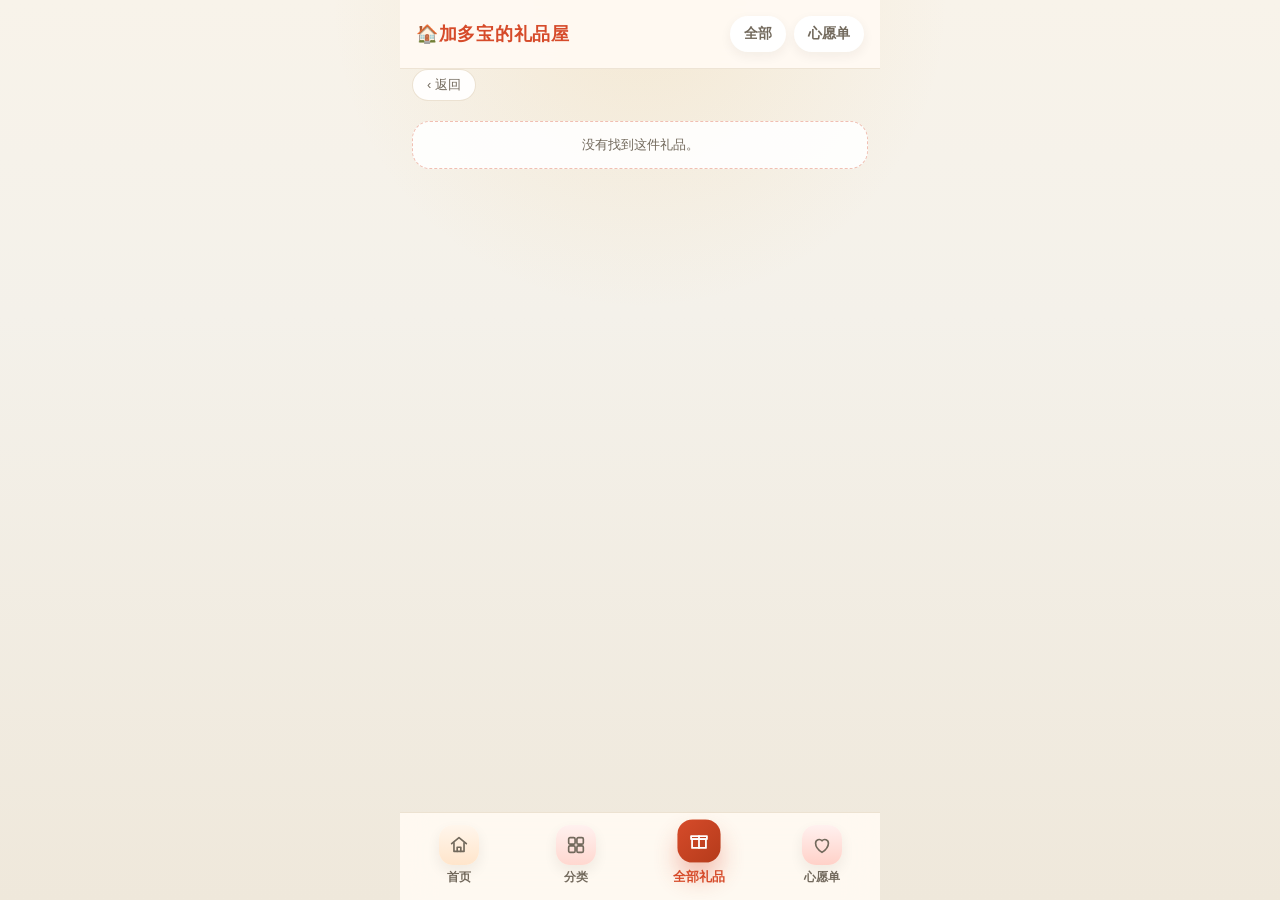
<file: product.html>
<!DOCTYPE html>
<html lang="zh-CN">
<head>
  <meta charset="UTF-8">
  <meta name="viewport" content="width=device-width, initial-scale=1.0">
  <title>商品详情 · 加多宝的礼品屋</title>
  <link rel="icon" type="image/svg+xml" href="images/favicon.svg">
  <link rel="stylesheet" href="assets/site.css?v=6">
</head>
<body id="top">
  <div class="page-shell">
    <header class="top-bar">
      <a class="brand" href="index.html">🏠加多宝的礼品屋</a>
      <div class="top-actions">
        <a class="top-action" href="list.html">全部</a>
        <a class="top-action" href="wishlist.html">心愿单</a>
      </div>
    </header>

    <a class="product-detail-back" href="javascript:history.length>1?history.back():location.assign('list.html')">‹ 返回</a>

    <div class="product-detail" id="productDetail">
      <p class="product-empty">商品加载中…</p>
    </div>

    <div class="bottom-spacer"></div>
  </div>

  <nav class="bottom-nav" aria-label="底部导航">
    <a class="nav-item" href="index.html">
      <span class="nav-icon nav-icon-home" aria-hidden="true">
        <svg viewBox="0 0 24 24" fill="none">
          <path d="M4 10.5 12 4l8 6.5" stroke="currentColor" stroke-width="1.8" stroke-linecap="round" stroke-linejoin="round"/>
          <path d="M6.5 9.5V19h11V9.5" stroke="currentColor" stroke-width="1.8" stroke-linecap="round" stroke-linejoin="round"/>
          <path d="M10 19v-4.5h4V19" stroke="currentColor" stroke-width="1.8" stroke-linecap="round" stroke-linejoin="round"/>
        </svg>
      </span>
      <span class="nav-label">首页</span>
    </a>
    <a class="nav-item" href="category.html">
      <span class="nav-icon nav-icon-gift" aria-hidden="true">
        <svg viewBox="0 0 24 24" fill="none">
          <rect x="4" y="4" width="7" height="7" rx="1.5" stroke="currentColor" stroke-width="1.8"/>
          <rect x="13" y="4" width="7" height="7" rx="1.5" stroke="currentColor" stroke-width="1.8"/>
          <rect x="4" y="13" width="7" height="7" rx="1.5" stroke="currentColor" stroke-width="1.8"/>
          <rect x="13" y="13" width="7" height="7" rx="1.5" stroke="currentColor" stroke-width="1.8"/>
        </svg>
      </span>
      <span class="nav-label">分类</span>
    </a>
    <a class="nav-item active" href="list.html">
      <span class="nav-icon nav-icon-flow" aria-hidden="true">
        <svg viewBox="0 0 24 24" fill="none">
          <path d="M5 10h14v9H5z" stroke="currentColor" stroke-width="1.8" stroke-linejoin="round"/>
          <path d="M4 10h16v-3H4z" stroke="currentColor" stroke-width="1.8" stroke-linejoin="round"/>
          <path d="M12 7v12" stroke="currentColor" stroke-width="1.8" stroke-linecap="round"/>
        </svg>
      </span>
      <span class="nav-label">全部礼品</span>
    </a>
    <a class="nav-item" href="wishlist.html">
      <span class="nav-icon nav-icon-wish" aria-hidden="true">
        <svg viewBox="0 0 24 24" fill="none">
          <path d="M12 20s-7-4.5-7-10a4 4 0 0 1 7-2.6A4 4 0 0 1 19 10c0 5.5-7 10-7 10z" stroke="currentColor" stroke-width="1.8" stroke-linejoin="round"/>
        </svg>
      </span>
      <span class="nav-label">心愿单</span>
    </a>
  </nav>

  <div class="image-viewer" id="imageViewer" hidden>
    <button class="image-viewer-close" type="button" aria-label="关闭">✕</button>
    <img class="image-viewer-img" alt="">
  </div>

  <script src="assets/config.js"></script>
  <script src="assets/site.js"></script>
</body>
</html>
</file>
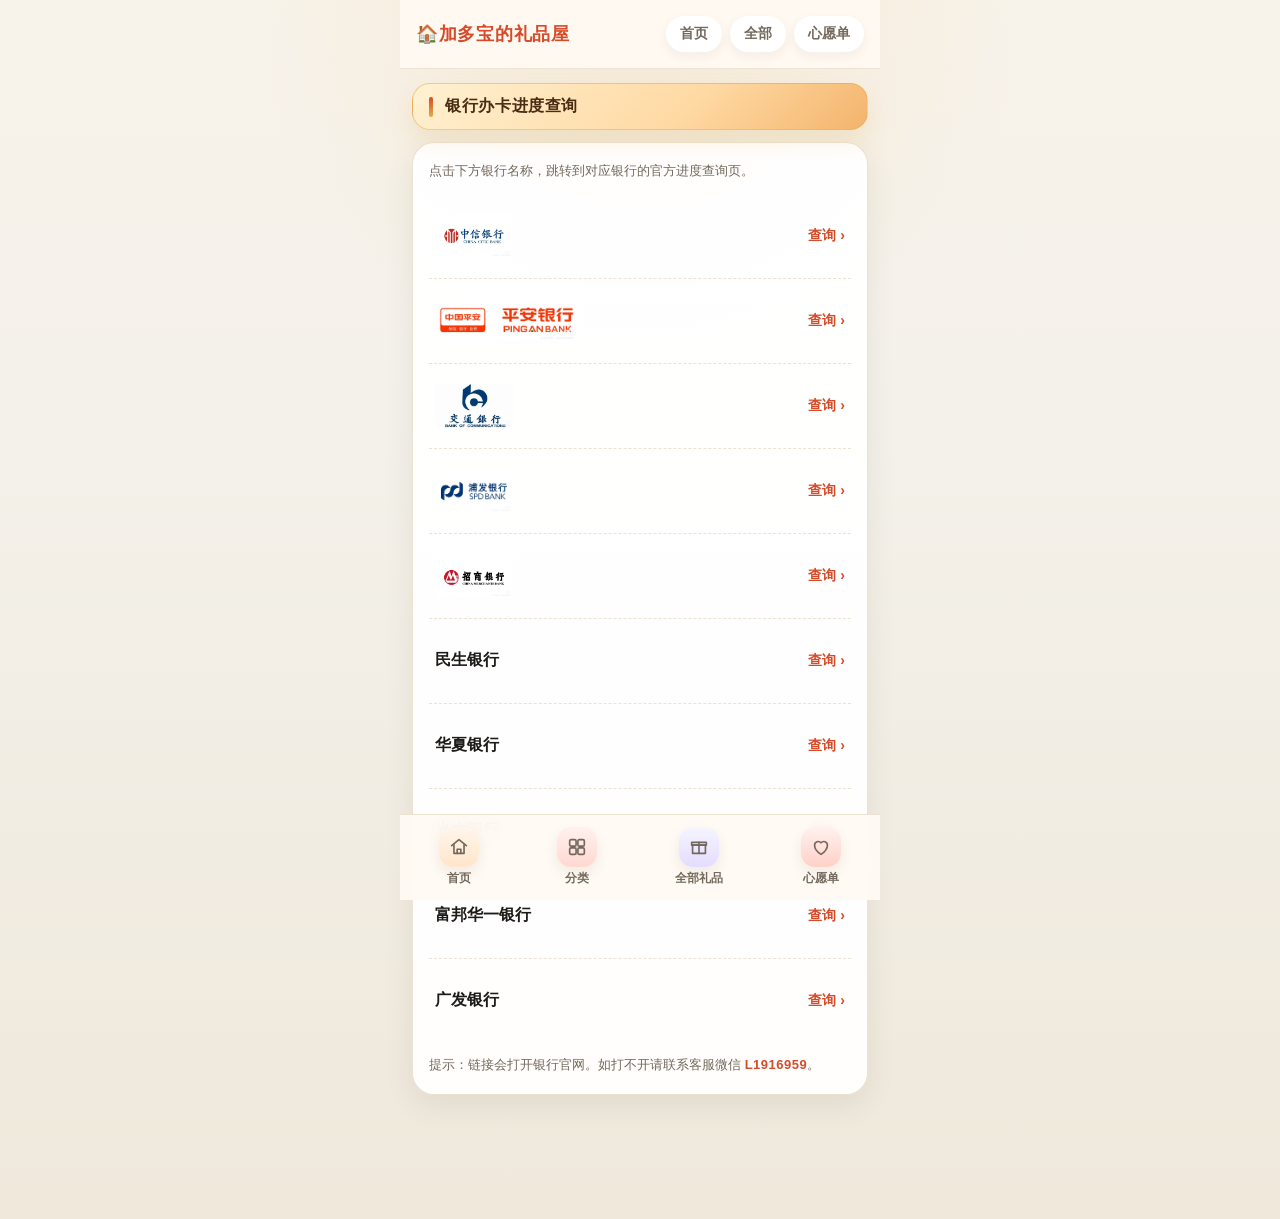
<file: progress.html>
<!DOCTYPE html>
<html lang="zh-CN">
<head>
  <meta charset="UTF-8">
  <meta name="viewport" content="width=device-width, initial-scale=1.0, maximum-scale=1.0">
  <title>进度查询 · 加多宝的礼品屋</title>
  <link rel="icon" type="image/svg+xml" href="images/favicon.svg">
  <link rel="stylesheet" href="assets/site.css?v=6">
</head>
<body id="top">
  <div class="page-shell">
    <header class="top-bar">
      <a class="brand" href="index.html">🏠加多宝的礼品屋</a>
      <div class="top-actions">
        <a class="top-action" href="index.html">首页</a>
        <a class="top-action" href="list.html">全部</a>
        <a class="top-action" href="wishlist.html">心愿单</a>
      </div>
    </header>

    <section class="section">
      <div class="section-banner">
        <h2 class="banner-title-text">银行办卡进度查询</h2>
      </div>

      <div class="bank-table">
        <p class="bank-intro">点击下方银行名称，跳转到对应银行的官方进度查询页。</p>

        <ul class="bank-list">
          <li class="bank-item">
            <a class="bank-link" href="https://e.creditcard.ecitic.com/citiccard/ebank-ocp/bsvc-card/index.html#/cardInput" target="_blank" rel="noopener noreferrer">
              <img class="bank-logo" src="images/banks/citic.jpg" alt="中信银行">
              <span class="bank-arrow">查询 ›</span>
            </a>
          </li>
          <li class="bank-item">
            <a class="bank-link" href="https://bank-static.pingan.com.cn/ca/ccBooking/ccBookingHtml/query/index.html" target="_blank" rel="noopener noreferrer">
              <img class="bank-logo" src="images/banks/pingan.jpg" alt="平安银行">
              <span class="bank-arrow">查询 ›</span>
            </a>
          </li>
          <li class="bank-item">
            <a class="bank-link" href="https://creditcardapp.bankcomm.com/cpqweb/apply/status/preinquiry.html" target="_blank" rel="noopener noreferrer">
              <img class="bank-logo" src="images/banks/bocom.jpg" alt="交通银行">
              <span class="bank-arrow">查询 ›</span>
            </a>
          </li>
          <li class="bank-item">
            <a class="bank-link" href="https://adsp.spdbccc.com.cn/adsp/view/mobile/phoneCheck.html?ciphertext=E85B42DFBE1844DA0392D08EC07186A1FE1FA5ACAFDF0319739C36E5A24A958E1D7CA7516A994BE28301511984F668EF11AB915BD1C47ABCFEEB9616A14D26D0" target="_blank" rel="noopener noreferrer">
              <img class="bank-logo" src="images/banks/spdb.jpg" alt="浦发银行">
              <span class="bank-arrow">查询 ›</span>
            </a>
          </li>
          <li class="bank-item">
            <a class="bank-link" href="https://xyk.cmbchina.com/card-management-site/progress-query" target="_blank" rel="noopener noreferrer">
              <img class="bank-logo" src="images/banks/cmb.jpg" alt="招商银行">
              <span class="bank-arrow">查询 ›</span>
            </a>
          </li>
          <li class="bank-item">
            <a class="bank-link" href="https://wx.creditcard.cmbc.com.cn/front/creditGetProgressSeaNew" target="_blank" rel="noopener noreferrer">
              <span class="bank-name">民生银行</span>
              <span class="bank-arrow">查询 ›</span>
            </a>
          </li>
          <li class="bank-item">
            <a class="bank-link" href="https://wxstatic.creditcard.hxb.com.cn/nwxhx/6304/#/identityVerification/identityVerification" target="_blank" rel="noopener noreferrer">
              <span class="bank-name">华夏银行</span>
              <span class="bank-arrow">查询 ›</span>
            </a>
          </li>
          <li class="bank-item">
            <a class="bank-link" href="http://t.cn/A667YPJ1" target="_blank" rel="noopener noreferrer">
              <span class="bank-name">光大银行</span>
              <span class="bank-arrow">查询 ›</span>
            </a>
          </li>
          <li class="bank-item">
            <a class="bank-link" href="https://creditapply.fubonchina.com/ws-gateway/mvue/m/#/queryInfo?business=CJ04" target="_blank" rel="noopener noreferrer">
              <span class="bank-name">富邦华一银行</span>
              <span class="bank-arrow">查询 ›</span>
            </a>
          </li>
          <li class="bank-item">
            <a class="bank-link" href="https://wap.cgbchina.com.cn/h5-mobilebank-web/h5/ws/subfield/index?srcChannel=WS&mbp_subcode=200003112" target="_blank" rel="noopener noreferrer">
              <span class="bank-name">广发银行</span>
              <span class="bank-arrow">查询 ›</span>
            </a>
          </li>
        </ul>

        <p class="bank-tip">提示：链接会打开银行官网。如打不开请联系客服微信 <strong>L1916959</strong>。</p>
      </div>
    </section>

    <div class="bottom-spacer"></div>
  </div>

  <nav class="bottom-nav" aria-label="底部导航">
    <a class="nav-item" href="index.html">
      <span class="nav-icon nav-icon-home" aria-hidden="true">
        <svg viewBox="0 0 24 24" fill="none">
          <path d="M4 10.5 12 4l8 6.5" stroke="currentColor" stroke-width="1.8" stroke-linecap="round" stroke-linejoin="round"/>
          <path d="M6.5 9.5V19h11V9.5" stroke="currentColor" stroke-width="1.8" stroke-linecap="round" stroke-linejoin="round"/>
          <path d="M10 19v-4.5h4V19" stroke="currentColor" stroke-width="1.8" stroke-linecap="round" stroke-linejoin="round"/>
        </svg>
      </span>
      <span class="nav-label">首页</span>
    </a>
    <a class="nav-item" href="category.html">
      <span class="nav-icon nav-icon-gift" aria-hidden="true">
        <svg viewBox="0 0 24 24" fill="none">
          <rect x="4" y="4" width="7" height="7" rx="1.5" stroke="currentColor" stroke-width="1.8"/>
          <rect x="13" y="4" width="7" height="7" rx="1.5" stroke="currentColor" stroke-width="1.8"/>
          <rect x="4" y="13" width="7" height="7" rx="1.5" stroke="currentColor" stroke-width="1.8"/>
          <rect x="13" y="13" width="7" height="7" rx="1.5" stroke="currentColor" stroke-width="1.8"/>
        </svg>
      </span>
      <span class="nav-label">分类</span>
    </a>
    <a class="nav-item" href="list.html">
      <span class="nav-icon nav-icon-flow" aria-hidden="true">
        <svg viewBox="0 0 24 24" fill="none">
          <path d="M5 10h14v9H5z" stroke="currentColor" stroke-width="1.8" stroke-linejoin="round"/>
          <path d="M4 10h16v-3H4z" stroke="currentColor" stroke-width="1.8" stroke-linejoin="round"/>
          <path d="M12 7v12" stroke="currentColor" stroke-width="1.8" stroke-linecap="round"/>
        </svg>
      </span>
      <span class="nav-label">全部礼品</span>
    </a>
    <a class="nav-item" href="wishlist.html">
      <span class="nav-icon nav-icon-wish" aria-hidden="true">
        <svg viewBox="0 0 24 24" fill="none">
          <path d="M12 20s-7-4.5-7-10a4 4 0 0 1 7-2.6A4 4 0 0 1 19 10c0 5.5-7 10-7 10z" stroke="currentColor" stroke-width="1.8" stroke-linejoin="round"/>
        </svg>
      </span>
      <span class="nav-label">心愿单</span>
    </a>
  </nav>

  <script src="assets/config.js"></script>
  <script src="assets/site.js"></script>
</body>
</html>
</file>
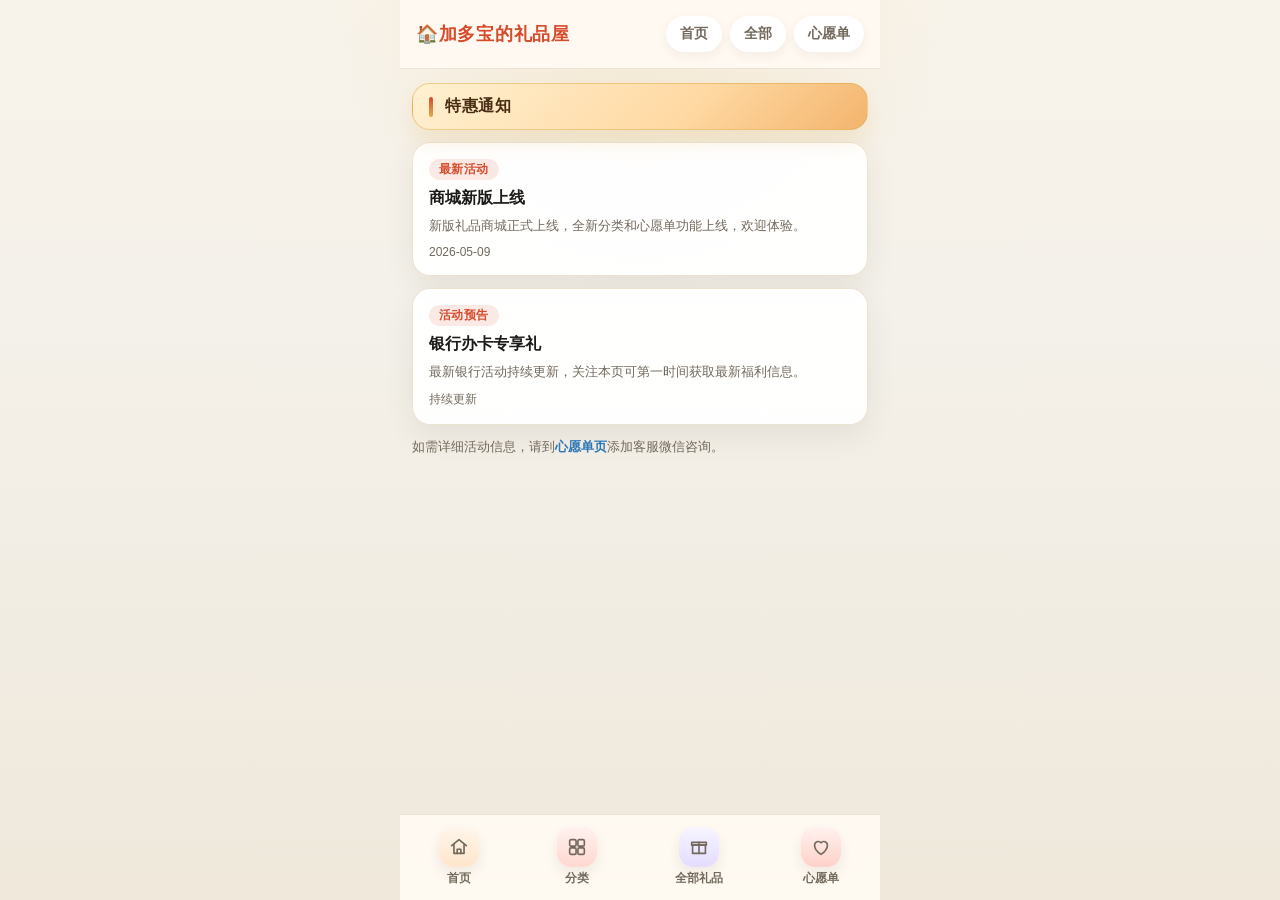
<file: promo.html>
<!DOCTYPE html>
<html lang="zh-CN">
<head>
  <meta charset="UTF-8">
  <meta name="viewport" content="width=device-width, initial-scale=1.0, maximum-scale=1.0">
  <title>特惠通知 · 加多宝的礼品屋</title>
  <link rel="icon" type="image/svg+xml" href="images/favicon.svg">
  <link rel="stylesheet" href="assets/site.css?v=6">
</head>
<body id="top">
  <div class="page-shell">
    <header class="top-bar">
      <a class="brand" href="index.html">🏠加多宝的礼品屋</a>
      <div class="top-actions">
        <a class="top-action" href="index.html">首页</a>
        <a class="top-action" href="list.html">全部</a>
        <a class="top-action" href="wishlist.html">心愿单</a>
      </div>
    </header>

    <section class="section">
      <div class="section-banner">
        <h2 class="banner-title-text">特惠通知</h2>
      </div>

      <div class="promo-list">
        <article class="promo-notice">
          <span class="promo-tag">最新活动</span>
          <h3 class="promo-title">商城新版上线</h3>
          <p class="promo-text">新版礼品商城正式上线，全新分类和心愿单功能上线，欢迎体验。</p>
          <p class="promo-time">2026-05-09</p>
        </article>

        <article class="promo-notice">
          <span class="promo-tag">活动预告</span>
          <h3 class="promo-title">银行办卡专享礼</h3>
          <p class="promo-text">最新银行活动持续更新，关注本页可第一时间获取最新福利信息。</p>
          <p class="promo-time">持续更新</p>
        </article>
      </div>

      <p class="bank-tip">如需详细活动信息，请到<a class="inline-link" href="wishlist.html">心愿单页</a>添加客服微信咨询。</p>
    </section>

    <div class="bottom-spacer"></div>
  </div>

  <nav class="bottom-nav" aria-label="底部导航">
    <a class="nav-item" href="index.html">
      <span class="nav-icon nav-icon-home" aria-hidden="true">
        <svg viewBox="0 0 24 24" fill="none">
          <path d="M4 10.5 12 4l8 6.5" stroke="currentColor" stroke-width="1.8" stroke-linecap="round" stroke-linejoin="round"/>
          <path d="M6.5 9.5V19h11V9.5" stroke="currentColor" stroke-width="1.8" stroke-linecap="round" stroke-linejoin="round"/>
          <path d="M10 19v-4.5h4V19" stroke="currentColor" stroke-width="1.8" stroke-linecap="round" stroke-linejoin="round"/>
        </svg>
      </span>
      <span class="nav-label">首页</span>
    </a>
    <a class="nav-item" href="category.html">
      <span class="nav-icon nav-icon-gift" aria-hidden="true">
        <svg viewBox="0 0 24 24" fill="none">
          <rect x="4" y="4" width="7" height="7" rx="1.5" stroke="currentColor" stroke-width="1.8"/>
          <rect x="13" y="4" width="7" height="7" rx="1.5" stroke="currentColor" stroke-width="1.8"/>
          <rect x="4" y="13" width="7" height="7" rx="1.5" stroke="currentColor" stroke-width="1.8"/>
          <rect x="13" y="13" width="7" height="7" rx="1.5" stroke="currentColor" stroke-width="1.8"/>
        </svg>
      </span>
      <span class="nav-label">分类</span>
    </a>
    <a class="nav-item" href="list.html">
      <span class="nav-icon nav-icon-flow" aria-hidden="true">
        <svg viewBox="0 0 24 24" fill="none">
          <path d="M5 10h14v9H5z" stroke="currentColor" stroke-width="1.8" stroke-linejoin="round"/>
          <path d="M4 10h16v-3H4z" stroke="currentColor" stroke-width="1.8" stroke-linejoin="round"/>
          <path d="M12 7v12" stroke="currentColor" stroke-width="1.8" stroke-linecap="round"/>
        </svg>
      </span>
      <span class="nav-label">全部礼品</span>
    </a>
    <a class="nav-item" href="wishlist.html">
      <span class="nav-icon nav-icon-wish" aria-hidden="true">
        <svg viewBox="0 0 24 24" fill="none">
          <path d="M12 20s-7-4.5-7-10a4 4 0 0 1 7-2.6A4 4 0 0 1 19 10c0 5.5-7 10-7 10z" stroke="currentColor" stroke-width="1.8" stroke-linejoin="round"/>
        </svg>
      </span>
      <span class="nav-label">心愿单</span>
    </a>
  </nav>

  <script src="assets/config.js"></script>
  <script src="assets/site.js"></script>
</body>
</html>
</file>
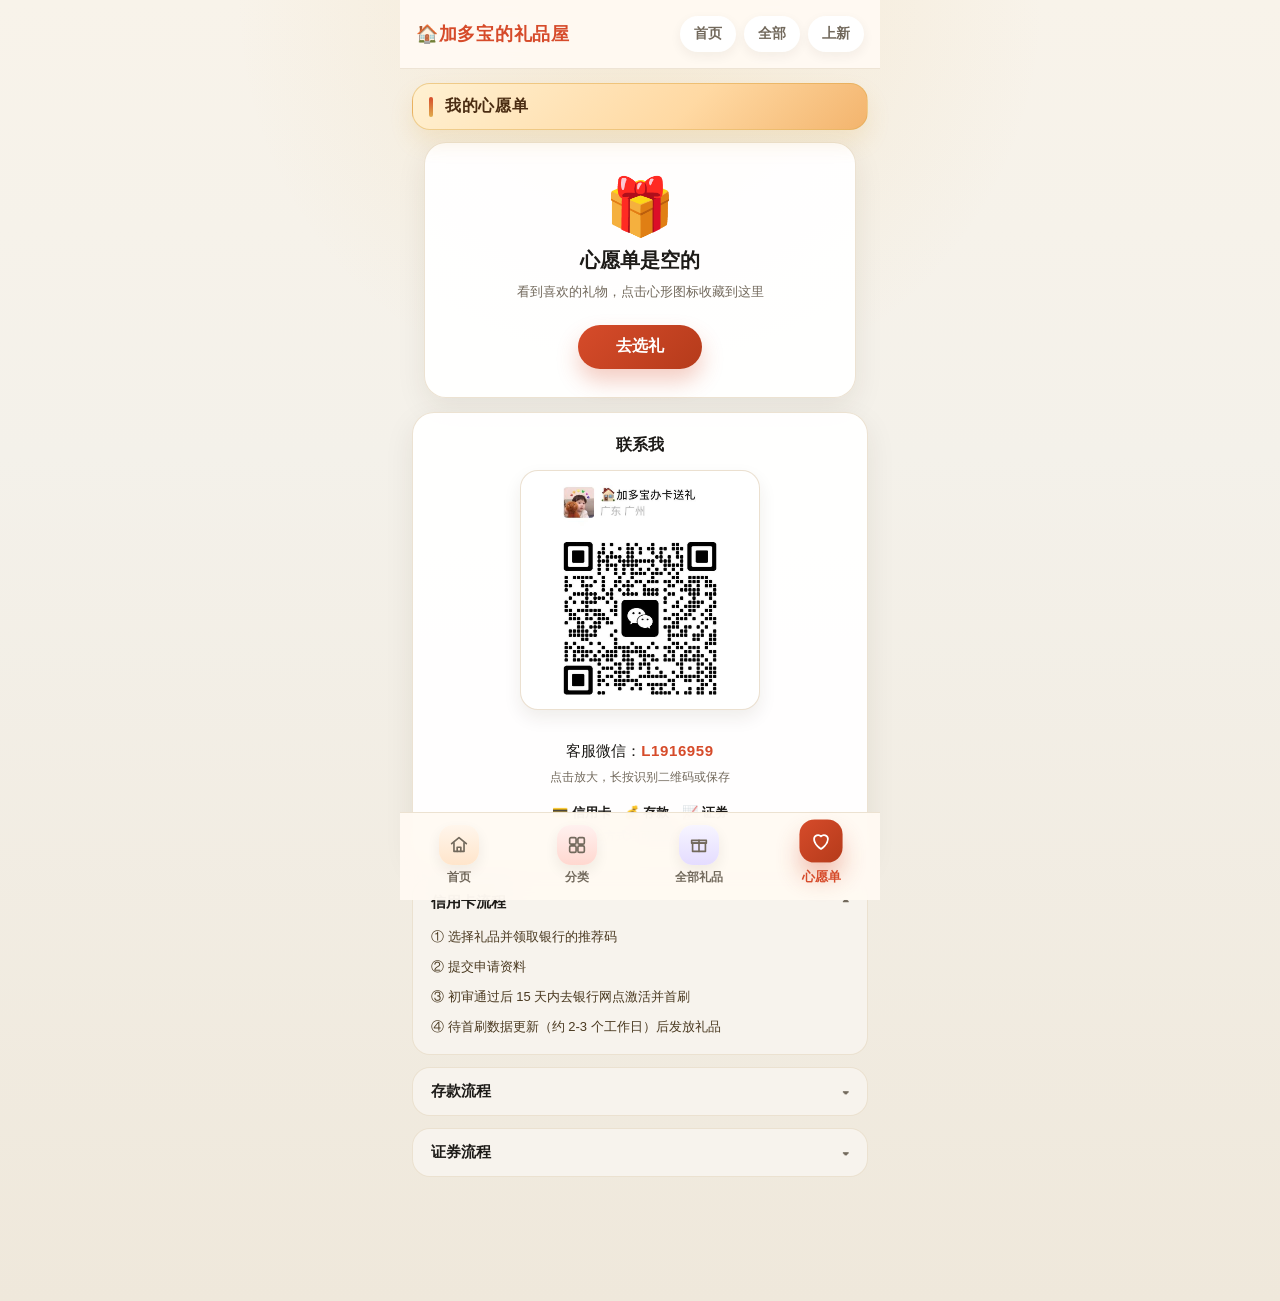
<file: wishlist.html>
<!DOCTYPE html>
<html lang="zh-CN">
<head>
  <meta charset="UTF-8">
  <meta name="viewport" content="width=device-width, initial-scale=1.0, maximum-scale=1.0">
  <title>心愿单 · 加多宝的礼品屋</title>
  <link rel="icon" type="image/svg+xml" href="images/favicon.svg">
  <link rel="stylesheet" href="assets/site.css?v=6">
</head>
<body id="top">
  <div class="page-shell">
    <header class="top-bar">
      <a class="brand" href="index.html">🏠加多宝的礼品屋</a>
      <div class="top-actions">
        <a class="top-action" href="index.html">首页</a>
        <a class="top-action" href="list.html">全部</a>
        <a class="top-action" href="admin.html">上新</a>
      </div>
    </header>

    <section class="section">
      <div class="section-banner">
        <h2 class="banner-title-text">我的心愿单</h2>
      </div>

      <div class="wishlist-empty" id="wishlistEmpty">
        <div class="wishlist-empty-icon" aria-hidden="true">🎁</div>
        <h3 class="wishlist-empty-title">心愿单是空的</h3>
        <p class="wishlist-empty-text">看到喜欢的礼物，点击心形图标收藏到这里</p>
        <a class="wishlist-cta" href="list.html">去选礼</a>
      </div>

      <div class="wishlist-grid-wrap" id="wishlistGridWrap" hidden>
        <div class="wishlist-grid" id="wishlistGrid"></div>
      </div>
    </section>

    <section class="wishlist-contact">
      <h2 class="wishlist-contact-title">联系我</h2>
      <div class="wishlist-qr">
        <img src="images/wishlist-wechat-qr.jpg" alt="客服微信二维码" onerror="this.style.display='none';this.nextElementSibling.hidden=false;">
        <span class="wishlist-qr-fallback" hidden>扫码<br>添加客服</span>
      </div>
      <p class="wishlist-wechat-id">客服微信：<strong>L1916959</strong></p>
      <p class="wishlist-tip">点击放大，长按识别二维码或保存</p>
      <p class="wishlist-channels">💳 信用卡　💰 存款　📈 证券</p>
      <p class="wishlist-channels-tip">以上方式均可领取礼品</p>
    </section>

    <section class="wishlist-flows" id="flows">
      <details class="flow-card" open>
        <summary class="flow-summary">信用卡流程</summary>
        <div class="flow-body">
          <p>① 选择礼品并领取银行的推荐码</p>
          <p>② 提交申请资料</p>
          <p>③ 初审通过后 15 天内去银行网点激活并首刷</p>
          <p>④ 待首刷数据更新（约 2-3 个工作日）后发放礼品</p>
        </div>
      </details>

      <details class="flow-card">
        <summary class="flow-summary">存款流程</summary>
        <div class="flow-body">
          <p>① 选择礼品并联系推荐人</p>
          <p>② 扫码完成银行存款任务</p>
          <p>③ 存款达标后截图确认</p>
          <p>④ 联系推荐人，存款任务到期后发放礼品</p>
        </div>
      </details>

      <details class="flow-card">
        <summary class="flow-summary">证券流程</summary>
        <div class="flow-body">
          <p>① 选择礼品并联系推荐人</p>
          <p>② 扫码完成证券开户并入金</p>
          <p>③ 购买指定理财产品达标后截图确认</p>
          <p>④ 联系推荐人，证券任务到期后发送礼品</p>
        </div>
      </details>
    </section>

    <div class="bottom-spacer"></div>
  </div>

  <nav class="bottom-nav" aria-label="底部导航">
    <a class="nav-item" href="index.html">
      <span class="nav-icon nav-icon-home" aria-hidden="true">
        <svg viewBox="0 0 24 24" fill="none">
          <path d="M4 10.5 12 4l8 6.5" stroke="currentColor" stroke-width="1.8" stroke-linecap="round" stroke-linejoin="round"/>
          <path d="M6.5 9.5V19h11V9.5" stroke="currentColor" stroke-width="1.8" stroke-linecap="round" stroke-linejoin="round"/>
          <path d="M10 19v-4.5h4V19" stroke="currentColor" stroke-width="1.8" stroke-linecap="round" stroke-linejoin="round"/>
        </svg>
      </span>
      <span class="nav-label">首页</span>
    </a>
    <a class="nav-item" href="category.html">
      <span class="nav-icon nav-icon-gift" aria-hidden="true">
        <svg viewBox="0 0 24 24" fill="none">
          <rect x="4" y="4" width="7" height="7" rx="1.5" stroke="currentColor" stroke-width="1.8"/>
          <rect x="13" y="4" width="7" height="7" rx="1.5" stroke="currentColor" stroke-width="1.8"/>
          <rect x="4" y="13" width="7" height="7" rx="1.5" stroke="currentColor" stroke-width="1.8"/>
          <rect x="13" y="13" width="7" height="7" rx="1.5" stroke="currentColor" stroke-width="1.8"/>
        </svg>
      </span>
      <span class="nav-label">分类</span>
    </a>
    <a class="nav-item" href="list.html">
      <span class="nav-icon nav-icon-flow" aria-hidden="true">
        <svg viewBox="0 0 24 24" fill="none">
          <path d="M5 10h14v9H5z" stroke="currentColor" stroke-width="1.8" stroke-linejoin="round"/>
          <path d="M4 10h16v-3H4z" stroke="currentColor" stroke-width="1.8" stroke-linejoin="round"/>
          <path d="M12 7v12" stroke="currentColor" stroke-width="1.8" stroke-linecap="round"/>
        </svg>
      </span>
      <span class="nav-label">全部礼品</span>
    </a>
    <a class="nav-item active" href="wishlist.html">
      <span class="nav-icon nav-icon-wish" aria-hidden="true">
        <svg viewBox="0 0 24 24" fill="none">
          <path d="M12 20s-7-4.5-7-10a4 4 0 0 1 7-2.6A4 4 0 0 1 19 10c0 5.5-7 10-7 10z" stroke="currentColor" stroke-width="1.8" stroke-linejoin="round"/>
        </svg>
      </span>
      <span class="nav-label">心愿单</span>
    </a>
  </nav>

  <script src="assets/config.js"></script>
  <script src="assets/site.js"></script>
</body>
</html>
</file>
<file: assets/site.css>
:root {
  --bg: #f4f1ea;
  --paper: #ffffff;
  --paper-soft: #fffaf3;
  --line: #eadfce;
  --text: #1d1b18;
  --muted: #72695c;
  --red: #d64b2a;
  --red-deep: #b53b1b;
  --gold: #e0ac4d;
  --blue: #2e78b7;
  --green: #167a61;
  --purple: #6d5bb3;
  --shadow: 0 10px 30px rgba(46, 35, 18, 0.08);
  --font-stack: -apple-system, BlinkMacSystemFont, "PingFang SC", "Hiragino Sans GB",
    "Microsoft YaHei", "Noto Sans SC", sans-serif;
}

* {
  box-sizing: border-box;
}

html {
  scroll-behavior: smooth;
}

body {
  margin: 0;
  background:
    radial-gradient(circle at top, rgba(224, 172, 77, 0.14), transparent 28%),
    linear-gradient(180deg, #f8f3ea 0%, #f4f1ea 35%, #efe8db 100%);
  color: var(--text);
  font-family: var(--font-stack);
}

a {
  color: inherit;
  text-decoration: none;
}

code {
  padding: 0 6px;
  border-radius: 8px;
  background: rgba(46, 35, 18, 0.08);
  font-family: ui-monospace, SFMono-Regular, "SFMono-Regular", Consolas, monospace;
  font-size: 0.92em;
}

button,
input,
select,
textarea {
  font: inherit;
}

.page-shell {
  max-width: 480px;
  min-height: 100vh;
  margin: 0 auto;
  padding-bottom: 96px;
}

.top-bar {
  position: sticky;
  top: 0;
  z-index: 50;
  display: flex;
  align-items: center;
  justify-content: space-between;
  padding: 16px;
  background: rgba(255, 250, 243, 0.92);
  backdrop-filter: blur(14px);
  border-bottom: 1px solid rgba(234, 223, 206, 0.8);
}

.brand {
  font-size: 18px;
  font-weight: 800;
  letter-spacing: 0.04em;
  color: var(--red);
}

.top-actions {
  display: flex;
  gap: 8px;
}

.top-action {
  padding: 9px 14px;
  border-radius: 999px;
  background: var(--paper);
  color: var(--muted);
  font-size: 13.5px;
  font-weight: 600;
  box-shadow: 0 4px 12px rgba(46, 35, 18, 0.06);
}

.search-wrap {
  padding: 14px 12px 0;
}

.mall-nav {
  position: sticky;
  top: 65px;
  z-index: 40;
  display: flex;
  gap: 10px;
  padding: 12px 16px 10px;
  overflow-x: auto;
  background: linear-gradient(180deg, rgba(248, 243, 234, 0.96), rgba(248, 243, 234, 0.88));
  scrollbar-width: none;
}

.mall-nav::-webkit-scrollbar {
  display: none;
}

.mall-nav-item {
  flex: 0 0 auto;
  padding: 10px 16px;
  border-radius: 999px;
  border: 1px solid rgba(234, 223, 206, 0.95);
  background: rgba(255, 255, 255, 0.86);
  color: var(--muted);
  font-size: 13px;
  font-weight: 700;
  box-shadow: 0 8px 18px rgba(46, 35, 18, 0.05);
}

.mall-nav-item.active {
  background: linear-gradient(135deg, var(--red) 0%, var(--red-deep) 100%);
  border-color: transparent;
  color: #fff;
}

.search-box {
  display: flex;
  align-items: center;
  gap: 8px;
  padding: 8px;
  background: rgba(255, 255, 255, 0.86);
  border: 1px solid rgba(234, 223, 206, 0.9);
  border-radius: 20px;
  box-shadow: 0 8px 24px rgba(46, 35, 18, 0.06);
}

.search-box input {
  flex: 1;
  min-width: 0;
  padding: 10px 12px;
  border: 0;
  background: transparent;
  color: var(--text);
  outline: none;
}

.search-box button {
  border: 0;
  border-radius: 14px;
  padding: 10px 16px;
  color: #fff;
  background: linear-gradient(135deg, var(--red) 0%, var(--red-deep) 100%);
  box-shadow: 0 10px 18px rgba(214, 75, 42, 0.22);
}

.top-bar-search {
  gap: 10px;
}

.top-bar-search .brand {
  flex: 0 0 auto;
  font-size: 16px;
  letter-spacing: 0.02em;
}

.top-search {
  flex: 1;
  min-width: 0;
  padding: 4px;
  border-radius: 14px;
  box-shadow: 0 4px 12px rgba(46, 35, 18, 0.05);
}

.top-search input {
  padding: 6px 10px;
  font-size: 13px;
}

.top-search button {
  padding: 6px 14px;
  font-size: 13px;
  border-radius: 10px;
}

.banner-wrap {
  position: relative;
  margin: 14px 12px 0;
  overflow: hidden;
  border-radius: 22px;
  border: 1px solid rgba(234, 223, 206, 0.9);
  background: rgba(255, 255, 255, 0.82);
  box-shadow: var(--shadow);
}

.banner-track {
  display: flex;
  transition: transform 0.5s ease;
}

.banner-slide {
  position: relative;
  min-width: 100%;
  aspect-ratio: 1125 / 633;
  overflow: hidden;
  color: #fff;
  background: var(--paper-soft);
}

.banner-image,
.hero-image,
.product-image,
.feature-image {
  width: 100%;
  height: 100%;
  object-fit: cover;
  display: block;
}

.banner-overlay {
  position: absolute;
  inset: 0;
  background: linear-gradient(135deg, rgba(29, 27, 24, 0.08) 0%, rgba(29, 27, 24, 0.56) 100%);
}

.banner-content {
  position: absolute;
  left: 18px;
  right: 18px;
  bottom: 20px;
}

.banner-tag,
.hero-tag,
.feature-tag {
  display: inline-flex;
  align-items: center;
  min-height: 28px;
  padding: 0 12px;
  border-radius: 999px;
  background: rgba(214, 75, 42, 0.92);
  color: #fff;
  font-size: 12px;
  font-weight: 700;
}

.banner-tag-blue,
.feature-tag-blue {
  background: rgba(46, 120, 183, 0.92);
}

.banner-tag-green,
.hero-tag-green {
  background: rgba(22, 122, 97, 0.92);
}

.banner-title {
  margin: 12px 0 6px;
  font-size: 28px;
  line-height: 1.15;
}

.banner-sub {
  margin: 0;
  font-size: 13px;
  line-height: 1.5;
  max-width: 300px;
  color: rgba(255, 255, 255, 0.9);
}

.banner-btn,
.hero-action,
.product-link {
  display: inline-flex;
  align-items: center;
  justify-content: center;
  min-height: 40px;
  padding: 0 18px;
  border-radius: 999px;
  font-size: 13px;
  font-weight: 700;
  background: var(--red);
  color: #fff;
}

.banner-btn {
  margin-top: 14px;
}

.banner-btn-blue {
  background: var(--blue);
}

.banner-btn-green,
.hero-action-green {
  background: var(--green);
}

.banner-dots {
  position: absolute;
  left: 50%;
  bottom: 12px;
  display: flex;
  gap: 8px;
  transform: translateX(-50%);
}

.dot {
  width: 8px;
  height: 8px;
  border: 0;
  padding: 0;
  border-radius: 999px;
  background: rgba(255, 255, 255, 0.42);
}

.dot.active {
  width: 24px;
  background: #fff;
}

.quick-links {
  display: grid;
  grid-template-columns: repeat(5, 1fr);
  gap: 8px;
  margin: 12px 12px 0;
  padding: 12px;
  background: rgba(255, 255, 255, 0.86);
  border: 1px solid rgba(234, 223, 206, 0.9);
  border-radius: 20px;
  box-shadow: var(--shadow);
}

.ql-item {
  display: grid;
  justify-items: center;
  gap: 8px;
  text-align: center;
}

.ql-badge {
  display: inline-flex;
  align-items: center;
  justify-content: center;
  width: 46px;
  height: 46px;
  border-radius: 16px;
  color: #fff;
  box-shadow: 0 8px 16px rgba(46, 35, 18, 0.08);
}

.ql-badge svg {
  width: 20px;
  height: 20px;
  stroke: currentColor;
}

.ql-badge-gold {
  background: linear-gradient(135deg, #d08a2f 0%, #e0ac4d 100%);
}

.ql-badge-red {
  background: linear-gradient(135deg, #d64b2a 0%, #cf6f39 100%);
}

.ql-badge-blue {
  background: linear-gradient(135deg, #2e78b7 0%, #5e9ad1 100%);
}

.ql-badge-green {
  background: linear-gradient(135deg, #167a61 0%, #31a184 100%);
}

.ql-badge-purple {
  background: linear-gradient(135deg, #6d5bb3 0%, #8c75d4 100%);
}

.ql-label {
  font-size: 11px;
  line-height: 1.35;
  color: var(--text);
}

.promo-strip {
  display: grid;
  grid-template-columns: repeat(4, 1fr);
  gap: 8px;
  margin: 12px;
}

.promo-card {
  padding: 12px 10px;
  border-radius: 18px;
  background: linear-gradient(180deg, rgba(255, 250, 243, 0.95), rgba(255, 244, 230, 0.95));
  border: 1px solid rgba(224, 172, 77, 0.45);
  text-align: center;
  box-shadow: 0 8px 24px rgba(224, 172, 77, 0.12);
}

.promo-title {
  font-size: 12px;
  font-weight: 800;
  color: var(--red);
}

.promo-text {
  margin-top: 4px;
  font-size: 11px;
  line-height: 1.35;
  color: var(--muted);
}

.announce,
.section {
  margin: 14px 12px 0;
}

.announce {
  padding: 18px;
  border-radius: 22px;
  background: linear-gradient(160deg, #fff7e3 0%, #fff2d2 100%);
  border: 1px solid rgba(224, 172, 77, 0.45);
  box-shadow: var(--shadow);
}

.announce-title {
  margin: 0 0 10px;
  font-size: 15px;
}

.announce-item {
  margin: 0 0 6px;
  font-size: 13px;
  line-height: 1.6;
  color: #5d5140;
}

.section-header {
  display: flex;
  align-items: center;
  justify-content: space-between;
  margin-bottom: 10px;
}

.section-title {
  margin: 0;
  font-size: 16px;
}

.section-more {
  font-size: 12px;
  color: var(--muted);
}

.hero-card,
.feature-card,
.product-card,
.support-card,
.faq-item {
  background: rgba(255, 255, 255, 0.88);
  border: 1px solid rgba(234, 223, 206, 0.9);
  box-shadow: var(--shadow);
}

.hero-card,
.feature-card {
  display: block;
  overflow: hidden;
  border-radius: 22px;
}

.hero-card + .hero-card {
  margin-top: 10px;
}

.hero-image {
  aspect-ratio: 16 / 8;
}

.hero-body {
  display: flex;
  align-items: flex-end;
  justify-content: space-between;
  gap: 12px;
  padding: 16px;
}

.hero-copy {
  flex: 1;
}

.feature-body {
  padding: 16px;
}

.hero-title,
.feature-title,
.product-title,
.faq-question {
  margin: 10px 0 6px;
  font-size: 17px;
  line-height: 1.3;
}

.hero-desc,
.feature-desc,
.product-desc,
.faq-answer,
.support-line {
  margin: 0;
  font-size: 13px;
  line-height: 1.6;
  color: var(--muted);
}

.product-grid,
.feature-grid {
  display: grid;
  gap: 10px;
}

.shop-toolbar {
  display: flex;
  align-items: center;
  justify-content: space-between;
  gap: 12px;
  margin-bottom: 10px;
  padding: 12px;
  border-radius: 18px;
  background: rgba(255, 255, 255, 0.88);
  border: 1px solid rgba(234, 223, 206, 0.9);
  box-shadow: var(--shadow);
}

.shop-sort {
  display: flex;
  gap: 8px;
}

.toolbar-btn,
.toolbar-filter select {
  min-height: 40px;
  border-radius: 999px;
  border: 1px solid rgba(234, 223, 206, 0.95);
  background: #fff;
  color: var(--muted);
}

.toolbar-btn {
  padding: 0 16px;
  font-size: 13px;
  font-weight: 700;
}

.toolbar-btn.active {
  border-color: transparent;
  background: linear-gradient(135deg, #2b2520 0%, #5b4431 100%);
  color: #fff;
}

.toolbar-btn.sort-asc::after {
  content: " ↑";
}

.toolbar-btn.sort-desc::after {
  content: " ↓";
}

.toolbar-filter {
  display: flex;
  align-items: center;
  gap: 8px;
  color: var(--muted);
  font-size: 12px;
  font-weight: 700;
}

.toolbar-filter select {
  min-width: 126px;
  padding: 0 14px;
  outline: none;
}

.product-meta-bar {
  display: flex;
  align-items: center;
  justify-content: space-between;
  gap: 12px;
  margin-bottom: 10px;
  padding: 0 4px;
  color: var(--muted);
  font-size: 12px;
}

.product-grid {
  grid-template-columns: repeat(2, minmax(0, 1fr));
}

.product-card {
  overflow: hidden;
  border-radius: 22px;
}

.product-media {
  position: relative;
}

.product-card[hidden] {
  display: none;
}

.product-image {
  aspect-ratio: 1 / 1;
}

.product-body {
  padding: 14px;
}

.product-link {
  margin-top: 12px;
}

.product-meta {
  margin: 0 0 12px;
  color: var(--red);
  font-size: 13px;
  font-weight: 700;
}

.product-title {
  margin-top: 0;
  font-size: 16px;
}

.product-empty {
  margin: 12px 0 0;
  padding: 14px 16px;
  border-radius: 18px;
  background: rgba(255, 255, 255, 0.88);
  border: 1px dashed rgba(214, 75, 42, 0.35);
  color: var(--muted);
  font-size: 13px;
  text-align: center;
}

.feature-image {
  aspect-ratio: 16 / 9;
}

.feature-card + .feature-card {
  margin-top: 10px;
}

.support-section .support-card,
.faq-list {
  border-radius: 22px;
  overflow: hidden;
}

.support-card {
  padding: 16px;
}

.support-line + .support-line {
  margin-top: 8px;
}

.inline-link {
  color: var(--blue);
  font-weight: 700;
}

.faq-item {
  padding: 16px;
}

.faq-item + .faq-item {
  border-top: 1px solid rgba(234, 223, 206, 0.9);
}

.faq-question {
  margin-top: 0;
  font-size: 15px;
}

.image-guide-card {
  overflow: hidden;
  border-radius: 22px;
  background: rgba(255, 255, 255, 0.94);
  border: 1px solid rgba(234, 223, 206, 0.9);
  box-shadow: var(--shadow);
}

.image-guide-img {
  display: block;
  width: 100%;
  height: auto;
}

.guide-page-shell {
  padding-bottom: 28px;
}

.bottom-nav {
  position: fixed;
  left: 50%;
  bottom: 0;
  z-index: 60;
  display: flex;
  justify-content: space-around;
  width: 100%;
  max-width: 480px;
  padding: 12px 0 calc(14px + env(safe-area-inset-bottom));
  background: rgba(255, 250, 243, 0.94);
  border-top: 1px solid rgba(234, 223, 206, 0.9);
  backdrop-filter: blur(16px);
  transform: translateX(-50%);
}

.nav-item {
  display: grid;
  justify-items: center;
  gap: 4px;
  color: var(--muted);
  transition: color 0.18s ease;
}

.nav-item.active,
.nav-item:hover {
  color: var(--red);
}

.nav-icon {
  display: inline-flex;
  align-items: center;
  justify-content: center;
  width: 40px;
  height: 40px;
  border-radius: 14px;
  background: rgba(255, 255, 255, 0.88);
  box-shadow: 0 6px 14px rgba(46, 35, 18, 0.07);
  transition: transform 0.2s ease, background 0.2s ease, box-shadow 0.2s ease;
}

.nav-icon svg {
  width: 22px;
  height: 22px;
  stroke: currentColor;
}

.nav-icon-home {
  background: linear-gradient(180deg, #fff6ec 0%, #ffe5cb 100%);
}

.nav-icon-gift {
  background: linear-gradient(180deg, #fff1ef 0%, #ffd8d0 100%);
}

.nav-icon-service {
  background: linear-gradient(180deg, #eef8ff 0%, #d5ecff 100%);
}

.nav-icon-flow {
  background: linear-gradient(180deg, #f7f5ff 0%, #e4dcff 100%);
}

.nav-icon-help {
  background: linear-gradient(180deg, #f2fff7 0%, #d9f6e4 100%);
}

.nav-icon-wish {
  background: linear-gradient(180deg, #fff1ef 0%, #ffd1c8 100%);
}

.nav-item.active .nav-icon {
  background: linear-gradient(135deg, var(--red) 0%, var(--red-deep) 100%);
  color: #fff;
  transform: translateY(-4px) scale(1.08);
  box-shadow: 0 14px 22px rgba(214, 75, 42, 0.32);
}

.nav-item:hover .nav-icon {
  box-shadow: 0 10px 18px rgba(214, 75, 42, 0.16);
}

.nav-label {
  font-size: 11.5px;
  font-weight: 600;
  transition: font-size 0.18s ease, font-weight 0.18s ease;
}

.nav-item.active .nav-label {
  font-size: 12.5px;
  font-weight: 800;
  color: var(--red);
}

.bottom-spacer {
  height: 16px;
}

.admin-page {
  min-height: 100vh;
}

.admin-shell {
  max-width: 560px;
  margin: 0 auto;
  padding: 20px 16px 40px;
}

.admin-header {
  display: flex;
  align-items: flex-start;
  justify-content: space-between;
  gap: 16px;
  margin-bottom: 16px;
}

.admin-kicker {
  margin: 0 0 6px;
  color: var(--red);
  font-size: 12px;
  font-weight: 800;
  letter-spacing: 0.06em;
  text-transform: uppercase;
}

.admin-title {
  margin: 0;
  font-size: 28px;
}

.admin-subtitle {
  margin: 8px 0 0;
  color: var(--muted);
  line-height: 1.6;
}

.admin-back,
.admin-secondary-btn {
  display: inline-flex;
  align-items: center;
  justify-content: center;
  min-height: 40px;
  min-width: 104px;
  padding: 0 16px;
  border-radius: 999px;
  border: 1px solid rgba(234, 223, 206, 0.95);
  background: rgba(255, 255, 255, 0.9);
  color: var(--text);
  white-space: nowrap;
}

.admin-card {
  margin-bottom: 14px;
  padding: 16px;
  border-radius: 22px;
  background: rgba(255, 255, 255, 0.88);
  border: 1px solid rgba(234, 223, 206, 0.9);
  box-shadow: var(--shadow);
}

.admin-status-card {
  background: linear-gradient(180deg, rgba(255, 247, 227, 0.94), rgba(255, 255, 255, 0.92));
}

.admin-status-head {
  display: flex;
  align-items: center;
  justify-content: space-between;
  gap: 12px;
}

.admin-section-title {
  margin: 0;
  font-size: 17px;
}

.admin-status-pill {
  display: inline-flex;
  align-items: center;
  min-height: 32px;
  padding: 0 12px;
  border-radius: 999px;
  background: rgba(214, 75, 42, 0.14);
  color: var(--red);
  font-size: 12px;
  font-weight: 800;
}

.admin-status-pill-soft {
  background: rgba(46, 35, 18, 0.08);
  color: var(--muted);
}

.admin-status-pill-success {
  background: rgba(22, 122, 97, 0.14);
  color: var(--green);
}

.admin-status-pill-error {
  background: rgba(214, 75, 42, 0.14);
  color: var(--red);
}

.admin-status-text,
.admin-inline-message {
  margin: 10px 0 0;
  color: var(--muted);
  line-height: 1.6;
}

.admin-inline-message[data-tone="error"] {
  color: var(--red);
}

.admin-inline-message[data-tone="success"] {
  color: var(--green);
}

.admin-inline-form {
  display: flex;
  gap: 10px;
  margin-top: 12px;
}

.admin-auth-actions {
  display: flex;
  gap: 10px;
}

.admin-account-card {
  display: flex;
  align-items: center;
  justify-content: space-between;
  gap: 12px;
  margin-top: 14px;
  padding: 14px;
  border-radius: 18px;
  background: var(--paper-soft);
  border: 1px solid rgba(234, 223, 206, 0.9);
}

.admin-account-label {
  margin: 0 0 4px;
  color: var(--muted);
  font-size: 12px;
}

.admin-account-email {
  margin: 0;
  font-size: 15px;
  font-weight: 800;
}

.admin-inline-form input {
  flex: 1;
}

.admin-inline-form input,
.admin-form input,
.admin-form select,
.admin-form textarea {
  width: 100%;
  min-height: 46px;
  padding: 12px 14px;
  border-radius: 16px;
  border: 1px solid rgba(234, 223, 206, 0.95);
  background: rgba(255, 255, 255, 0.96);
  color: var(--text);
}

.admin-form textarea {
  min-height: 110px;
  resize: vertical;
}

.admin-inline-form button,
.admin-auth-actions button:first-child,
.admin-submit {
  border: 0;
  border-radius: 16px;
  background: linear-gradient(135deg, var(--red) 0%, var(--red-deep) 100%);
  color: #fff;
  font-weight: 700;
  box-shadow: 0 10px 18px rgba(214, 75, 42, 0.2);
}

.admin-auth-actions button {
  flex: 1;
}

.admin-form {
  margin-top: 14px;
}

.admin-panel-nav {
  display: flex;
  gap: 10px;
  padding: 10px;
}

.admin-panel-tab {
  flex: 1;
  min-height: 44px;
  border-radius: 16px;
  border: 1px solid rgba(234, 223, 206, 0.95);
  background: rgba(255, 255, 255, 0.96);
  color: var(--muted);
  font-weight: 700;
}

.admin-panel-tab.active {
  border-color: transparent;
  background: linear-gradient(135deg, var(--red) 0%, var(--red-deep) 100%);
  color: #fff;
  box-shadow: 0 10px 18px rgba(214, 75, 42, 0.18);
}

.admin-field {
  display: block;
  margin-bottom: 14px;
}

.admin-field span {
  display: block;
  margin-bottom: 8px;
  font-size: 13px;
  font-weight: 700;
  color: var(--text);
}

.admin-grid {
  display: grid;
  grid-template-columns: repeat(2, minmax(0, 1fr));
  gap: 12px;
}

.admin-checkbox-field {
  align-self: end;
}

.admin-checkbox {
  display: flex;
  align-items: center;
  gap: 10px;
  min-height: 46px;
  padding: 0 14px;
  border-radius: 16px;
  border: 1px solid rgba(234, 223, 206, 0.95);
  background: rgba(255, 255, 255, 0.96);
}

.admin-checkbox input {
  width: auto;
  min-height: auto;
  margin: 0;
}

.admin-image-slots {
  display: grid;
  gap: 10px;
}

.admin-image-slot {
  display: grid;
  gap: 8px;
  padding: 12px;
  border-radius: 18px;
  background: var(--paper-soft);
  border: 1px solid rgba(234, 223, 206, 0.9);
}

.admin-image-slot[hidden] {
  display: none;
}

.admin-image-slot strong {
  font-size: 13px;
  color: var(--text);
}

.admin-image-slot input[type="file"],
.admin-image-slot input[type="url"] {
  width: 100%;
  min-height: 42px;
  padding: 10px 12px;
  border-radius: 14px;
  border: 1px solid rgba(234, 223, 206, 0.95);
  background: rgba(255, 255, 255, 0.96);
  color: var(--text);
}

.admin-add-image-slot {
  width: 100%;
  min-height: 52px;
  border-radius: 18px;
  border: 1px dashed rgba(214, 75, 42, 0.34);
  background: rgba(214, 75, 42, 0.06);
  color: var(--red);
  font-size: 15px;
  font-weight: 800;
}

.admin-add-image-slot:disabled {
  border-style: solid;
  background: rgba(46, 35, 18, 0.06);
  color: var(--muted);
}

.admin-image-slot-tip {
  margin: 0;
  color: var(--muted);
  font-size: 12px;
  text-align: center;
}

.admin-preview {
  display: flex;
  gap: 12px;
  margin-bottom: 14px;
  padding: 12px;
  border-radius: 18px;
  background: var(--paper-soft);
  border: 1px solid rgba(234, 223, 206, 0.9);
}

.admin-preview-media {
  display: flex;
  align-items: center;
  justify-content: center;
  width: 120px;
  aspect-ratio: 1 / 1;
  overflow: hidden;
  border-radius: 16px;
  background: rgba(46, 35, 18, 0.05);
  color: var(--muted);
  font-size: 12px;
  text-align: center;
}

.admin-preview-media img {
  width: 100%;
  height: 100%;
  object-fit: cover;
}

.admin-preview-title {
  margin: 0 0 8px;
  font-weight: 800;
}

.admin-preview-desc {
  margin: 0;
  color: var(--muted);
  line-height: 1.6;
}

.admin-submit {
  width: 100%;
  min-height: 48px;
}

.admin-form-actions {
  display: flex;
  gap: 10px;
}

.admin-form-actions .admin-submit,
.admin-form-actions .admin-secondary-btn {
  flex: 1;
}

.admin-submit:disabled,
.admin-secondary-btn:disabled {
  opacity: 0.6;
}

.admin-recent-list {
  margin-top: 14px;
}

.admin-edit-toolbar {
  display: grid;
  grid-template-columns: minmax(0, 1fr) 128px;
  gap: 10px;
  margin-top: 14px;
}

.admin-edit-toolbar input,
.admin-edit-toolbar select {
  width: 100%;
  min-height: 46px;
  padding: 12px 14px;
  border-radius: 16px;
  border: 1px solid rgba(234, 223, 206, 0.95);
  background: rgba(255, 255, 255, 0.96);
  color: var(--text);
}

.admin-recent-item {
  display: flex;
  gap: 12px;
  align-items: center;
  padding: 12px 0;
}

.admin-recent-item + .admin-recent-item {
  border-top: 1px solid rgba(234, 223, 206, 0.9);
}

.admin-recent-image {
  width: 88px;
  height: 88px;
  border-radius: 16px;
  object-fit: cover;
}

.admin-recent-copy h3 {
  margin: 0 0 6px;
  font-size: 15px;
}

.admin-recent-copy p {
  margin: 0;
  color: var(--muted);
  line-height: 1.5;
}

.admin-recent-actions {
  display: grid;
  gap: 8px;
  margin-left: auto;
}

.admin-edit-btn {
  min-width: 72px;
  flex-shrink: 0;
}

.admin-toggle-btn {
  min-width: 72px;
  color: var(--blue);
}

.admin-danger-btn {
  min-width: 72px;
  color: var(--red);
  border-color: rgba(214, 75, 42, 0.22);
  background: rgba(214, 75, 42, 0.06);
}

/* === Home v2 modules === */
.hero-poster {
  position: relative;
  margin: 14px 12px 0;
  padding: 26px 22px 28px;
  border-radius: 24px;
  overflow: hidden;
  background:
    radial-gradient(circle at 20% 18%, rgba(255, 244, 220, 0.85), transparent 55%),
    radial-gradient(circle at 82% 84%, rgba(214, 75, 42, 0.18), transparent 60%),
    linear-gradient(160deg, #fff5e3 0%, #fbe6c9 60%, #f4d3a4 100%);
  border: 1px solid rgba(224, 172, 77, 0.55);
  box-shadow: 0 18px 38px rgba(214, 75, 42, 0.14);
  color: #4a2c12;
}

.hero-poster::before,
.hero-poster::after {
  content: "";
  position: absolute;
  width: 120px;
  height: 120px;
  border-radius: 50%;
  filter: blur(6px);
  opacity: 0.55;
  pointer-events: none;
}

.hero-poster::before {
  top: -30px;
  left: -30px;
  background: radial-gradient(circle, #ffe0a8, transparent 70%);
}

.hero-poster::after {
  right: -34px;
  bottom: -34px;
  background: radial-gradient(circle, #ffc59a, transparent 70%);
}

.hero-kicker {
  display: inline-block;
  margin-bottom: 10px;
  padding: 4px 12px;
  border-radius: 999px;
  background: rgba(255, 255, 255, 0.7);
  color: var(--red-deep);
  font-size: 12px;
  font-weight: 800;
  letter-spacing: 0.06em;
}

.hero-headline {
  margin: 0 0 8px;
  font-size: 26px;
  line-height: 1.2;
  font-weight: 900;
  color: #2c1607;
}

.hero-headline em {
  font-style: normal;
  color: var(--red);
  background: linear-gradient(180deg, transparent 65%, rgba(214, 75, 42, 0.18) 65%);
  padding: 0 4px;
}

.hero-tagline {
  margin: 0 0 18px;
  font-size: 13px;
  line-height: 1.6;
  color: #6b4421;
}

.hero-cta-row {
  display: flex;
  align-items: center;
  gap: 14px;
}

.hero-cta {
  display: inline-flex;
  align-items: center;
  gap: 6px;
  min-height: 40px;
  padding: 0 20px;
  border-radius: 999px;
  background: linear-gradient(135deg, var(--red) 0%, var(--red-deep) 100%);
  color: #fff;
  font-weight: 800;
  box-shadow: 0 12px 22px rgba(214, 75, 42, 0.28);
}

.hero-qr {
  display: flex;
  align-items: center;
  justify-content: center;
  width: 76px;
  height: 76px;
  padding: 4px;
  border-radius: 18px;
  background: #fff;
  color: var(--muted);
  font-size: 11px;
  text-align: center;
  border: 1px solid rgba(224, 172, 77, 0.6);
  box-shadow: 0 10px 18px rgba(46, 35, 18, 0.1);
  line-height: 1.3;
  overflow: hidden;
}

.hero-qr img {
  width: 100%;
  height: 100%;
  object-fit: contain;
  border-radius: 12px;
}

.home-circles {
  display: grid;
  grid-template-columns: repeat(4, 1fr);
  gap: 8px;
  margin: 14px 12px 0;
  padding: 16px 12px;
  border-radius: 22px;
  background: rgba(255, 255, 255, 0.92);
  border: 1px solid rgba(234, 223, 206, 0.9);
  box-shadow: var(--shadow);
}

.circle-item {
  display: grid;
  justify-items: center;
  gap: 8px;
  text-align: center;
}

.circle-badge {
  display: inline-flex;
  align-items: center;
  justify-content: center;
  width: 52px;
  height: 52px;
  border-radius: 50%;
  color: #fff;
  box-shadow: 0 10px 20px rgba(46, 35, 18, 0.1);
}

.circle-badge svg {
  width: 24px;
  height: 24px;
  stroke: currentColor;
}

.circle-badge-red {
  background: linear-gradient(135deg, #d64b2a 0%, #e87a4f 100%);
}

.circle-badge-gold {
  background: linear-gradient(135deg, #d08a2f 0%, #f0bf63 100%);
}

.circle-badge-pink {
  background: linear-gradient(135deg, #e07a8c 0%, #f0a0a8 100%);
}

.circle-badge-teal {
  background: linear-gradient(135deg, #2d8a82 0%, #5dafa5 100%);
}

.circle-label {
  font-size: 12px;
  font-weight: 700;
  color: var(--text);
}

.text-entries {
  display: grid;
  grid-template-columns: repeat(4, 1fr);
  gap: 8px;
  margin: 14px 12px 0;
  padding: 14px 10px;
  border-radius: 22px;
  background: rgba(255, 255, 255, 0.92);
  border: 1px solid rgba(234, 223, 206, 0.9);
  box-shadow: var(--shadow);
}

.text-entry {
  display: grid;
  justify-items: center;
  gap: 8px;
  text-align: center;
  font-size: 13px;
  color: var(--text);
  font-weight: 800;
}

.text-entry-icon {
  width: 44px;
  height: 44px;
  display: inline-flex;
  align-items: center;
  justify-content: center;
  border-radius: 14px;
  background: linear-gradient(180deg, #fff4dd 0%, #ffdba5 100%);
  color: var(--red);
  box-shadow: 0 8px 16px rgba(214, 75, 42, 0.1);
}

.text-entry-icon svg {
  width: 22px;
  height: 22px;
  stroke: currentColor;
}

.text-entry:nth-child(2) .text-entry-icon {
  background: linear-gradient(180deg, #fff6e7 0%, #f6ddb4 100%);
  color: #c66c24;
}

.text-entry:nth-child(3) .text-entry-icon {
  background: linear-gradient(180deg, #fff0e8 0%, #ffd3bd 100%);
  color: #d64b2a;
}

.text-entry:nth-child(4) .text-entry-icon {
  background: linear-gradient(180deg, #fff2e6 0%, #ffd8a8 100%);
  color: #b95a22;
}

.announce-strip {
  display: flex;
  align-items: center;
  gap: 10px;
  margin: 14px 12px 0;
  padding: 10px 14px;
  border-radius: 999px;
  background: rgba(255, 247, 227, 0.96);
  border: 1px solid rgba(224, 172, 77, 0.45);
  box-shadow: var(--shadow);
}

.announce-badge {
  flex: 0 0 auto;
  padding: 4px 10px;
  border-radius: 999px;
  background: linear-gradient(135deg, var(--red) 0%, var(--red-deep) 100%);
  color: #fff;
  font-size: 11px;
  font-weight: 800;
  letter-spacing: 0.04em;
}

.announce-text {
  flex: 1;
  margin: 0;
  font-size: 13px;
  color: #5d4220;
  white-space: nowrap;
  overflow: hidden;
  text-overflow: ellipsis;
}

.announce-arrow {
  flex: 0 0 auto;
  color: var(--muted);
  font-size: 16px;
}

.section-banner {
  position: relative;
  display: flex;
  align-items: center;
  justify-content: space-between;
  gap: 12px;
  padding: 12px 16px;
  margin-bottom: 12px;
  border-radius: 18px;
  background:
    linear-gradient(135deg, #fff1d2 0%, #ffd9a3 60%, #f3b46d 100%);
  border: 1px solid rgba(224, 172, 77, 0.5);
  box-shadow: 0 12px 22px rgba(224, 172, 77, 0.18);
  color: #4a2c12;
}

.section-banner::before {
  content: "";
  width: 4px;
  height: 20px;
  border-radius: 4px;
  background: linear-gradient(180deg, var(--red) 0%, var(--gold) 100%);
}

.section-banner .banner-title-text {
  flex: 1;
  margin: 0;
  font-size: 16px;
  font-weight: 900;
  letter-spacing: 0.04em;
}

.section-banner .banner-more {
  font-size: 12px;
  font-weight: 700;
  color: var(--red-deep);
}

/* Compact 3-col home product grid */
.product-grid-3 {
  display: grid;
  grid-template-columns: repeat(3, minmax(0, 1fr));
  gap: 8px;
}

.product-grid-3 .product-card {
  border-radius: 16px;
}

.product-grid-3 .product-body {
  padding: 10px;
}

.product-grid-3 .product-title {
  font-size: 13px;
  margin: 0 0 6px;
  line-height: 1.3;
  display: -webkit-box;
  -webkit-line-clamp: 2;
  -webkit-box-orient: vertical;
  overflow: hidden;
}

.product-grid-3 .product-price {
  font-size: 15px;
}

.product-grid-3 .product-cards {
  font-size: 11px;
}

/* Price rows used by all product cards */
.product-price {
  margin: 0;
  color: var(--red);
  font-size: 17px;
  font-weight: 900;
  letter-spacing: 0.02em;
}

.product-price .price-symbol {
  font-size: 0.75em;
  margin-right: 1px;
}

.product-cards {
  margin: 4px 0 0;
  padding: 3px 8px;
  display: inline-block;
  border-radius: 999px;
  background: rgba(214, 75, 42, 0.08);
  color: var(--red-deep);
  font-size: 12px;
  font-weight: 700;
}

/* Category page === */
.cat-shell {
  display: grid;
  grid-template-columns: 108px 1fr;
  gap: 0;
  margin: 12px;
  border-radius: 22px;
  overflow: hidden;
  background: rgba(255, 255, 255, 0.92);
  border: 1px solid rgba(234, 223, 206, 0.9);
  box-shadow: var(--shadow);
  min-height: 70vh;
}

.cat-rail {
  background: rgba(248, 240, 226, 0.85);
  border-right: 1px solid rgba(234, 223, 206, 0.8);
  padding: 8px 0;
  overflow-y: auto;
}

.cat-rail-item {
  display: block;
  padding: 18px 8px;
  font-size: 15px;
  text-align: center;
  color: var(--text);
  font-weight: 600;
  border: 0;
  background: transparent;
  width: 100%;
  cursor: pointer;
  line-height: 1.3;
}

.cat-rail-item.active {
  background: #fff;
  color: var(--red);
  font-weight: 800;
  font-size: 16px;
  position: relative;
}

.cat-rail-item.active::before {
  content: "";
  position: absolute;
  left: 0;
  top: 16px;
  bottom: 16px;
  width: 3px;
  border-radius: 4px;
  background: linear-gradient(180deg, var(--red) 0%, var(--gold) 100%);
}

.cat-content {
  padding: 10px 8px;
  overflow-y: auto;
}

.cat-content-title {
  margin: 0 0 10px;
  padding: 0 4px;
  font-size: 16px;
  font-weight: 800;
  color: var(--text);
  display: flex;
  align-items: center;
  justify-content: space-between;
}

.cat-content-title .cat-content-more {
  font-size: 13px;
  font-weight: 700;
  color: var(--muted);
}

.cat-grid {
  display: grid;
  grid-template-columns: repeat(2, 1fr);
  gap: 8px;
}

.cat-grid-item {
  display: grid;
  justify-items: stretch;
  gap: 6px;
  padding: 6px 6px 8px;
  border-radius: 14px;
  background: rgba(255, 250, 243, 0.96);
  border: 1px solid rgba(234, 223, 206, 0.6);
  text-align: center;
}

.cat-grid-image {
  width: 100%;
  aspect-ratio: 1 / 1;
  height: auto;
  object-fit: cover;
  border-radius: 10px;
  background: rgba(46, 35, 18, 0.04);
}

.cat-grid-label {
  font-size: 13px;
  color: var(--text);
  line-height: 1.35;
  font-weight: 600;
  padding: 0 2px;
  display: -webkit-box;
  -webkit-line-clamp: 2;
  -webkit-box-orient: vertical;
  overflow: hidden;
}

.cat-empty {
  margin: 16px 0 0;
  text-align: center;
  color: var(--muted);
  font-size: 14px;
}

/* === Product card link wrapping === */
.product-card {
  position: relative;
}

.product-card-link {
  display: block;
  color: inherit;
}

.product-media {
  position: relative;
}

/* === Wishlist heart button on product cards === */
.heart-btn {
  position: absolute;
  top: 8px;
  right: 8px;
  width: 32px;
  height: 32px;
  border-radius: 50%;
  border: 0;
  padding: 0;
  background: rgba(255, 255, 255, 0.94);
  box-shadow: 0 4px 10px rgba(46, 35, 18, 0.14);
  display: inline-flex;
  align-items: center;
  justify-content: center;
  cursor: pointer;
  color: var(--muted);
  z-index: 2;
}

.heart-btn svg {
  width: 18px;
  height: 18px;
  stroke: currentColor;
  fill: none;
}

.heart-btn.active {
  color: var(--red);
}

.heart-btn.active svg {
  fill: currentColor;
}

/* === Product detail page === */
.product-detail {
  margin: 12px;
}

.product-detail-media {
  position: relative;
  border-radius: 22px;
  overflow: hidden;
  background: #fff;
  border: 1px solid rgba(234, 223, 206, 0.9);
  box-shadow: var(--shadow);
  cursor: zoom-in;
}

.product-detail-media img {
  display: block;
  width: 100%;
  height: auto;
  max-height: 70vh;
  object-fit: contain;
}

.product-detail-zoom-hint {
  position: absolute;
  bottom: 12px;
  right: 12px;
  padding: 4px 12px;
  border-radius: 999px;
  background: rgba(46, 35, 18, 0.7);
  color: #fff;
  font-size: 12px;
  letter-spacing: 0.04em;
  pointer-events: none;
}

.product-detail-gallery {
  display: flex;
  gap: 8px;
  margin-top: 10px;
  padding: 4px 2px;
  overflow-x: auto;
  scrollbar-width: none;
}

.product-detail-gallery::-webkit-scrollbar {
  display: none;
}

.product-detail-gallery-img {
  flex: 0 0 auto;
  width: 76px;
  height: 76px;
  object-fit: cover;
  border-radius: 12px;
  border: 1px solid rgba(234, 223, 206, 0.9);
  cursor: zoom-in;
}

.product-detail-body {
  margin-top: 14px;
  padding: 18px;
  border-radius: 22px;
  background: rgba(255, 255, 255, 0.94);
  border: 1px solid rgba(234, 223, 206, 0.9);
  box-shadow: var(--shadow);
}

.product-detail-title {
  margin: 0 0 12px;
  font-size: 20px;
  font-weight: 800;
  line-height: 1.3;
}

.product-detail-views {
  margin: 0 0 10px;
  color: var(--muted);
  font-size: 12.5px;
  letter-spacing: 0.02em;
}

.product-detail-meta {
  display: flex;
  align-items: baseline;
  gap: 14px;
  margin: 0 0 14px;
}

.product-detail-meta .product-price {
  font-size: 22px;
}

.product-detail-desc {
  margin: 10px 0 0;
  font-size: 14px;
  line-height: 1.7;
  color: var(--muted);
  white-space: pre-wrap;
}

.product-detail-cta {
  display: flex;
  align-items: center;
  justify-content: center;
  margin-top: 18px;
  min-height: 48px;
  border-radius: 999px;
  background: linear-gradient(135deg, var(--red) 0%, var(--red-deep) 100%);
  color: #fff;
  font-weight: 800;
  font-size: 15px;
  box-shadow: 0 12px 22px rgba(214, 75, 42, 0.28);
}

.product-detail-back {
  display: inline-flex;
  align-items: center;
  gap: 4px;
  margin: 0 12px 8px;
  padding: 6px 14px;
  border-radius: 999px;
  background: rgba(255, 255, 255, 0.92);
  border: 1px solid rgba(234, 223, 206, 0.9);
  color: var(--muted);
  font-size: 13px;
}

/* === Image viewer overlay === */
.image-viewer {
  position: fixed;
  inset: 0;
  z-index: 200;
  background: rgba(0, 0, 0, 0.94);
  display: flex;
  align-items: center;
  justify-content: center;
  padding: 20px;
  overflow: auto;
  -webkit-overflow-scrolling: touch;
}

.image-viewer[hidden] {
  display: none;
}

.image-viewer-img {
  max-width: 100%;
  max-height: 100vh;
  object-fit: contain;
  user-select: none;
  touch-action: pinch-zoom;
}

.image-viewer-close {
  position: fixed;
  top: 16px;
  right: 16px;
  width: 40px;
  height: 40px;
  border-radius: 50%;
  border: 0;
  background: rgba(255, 255, 255, 0.18);
  color: #fff;
  font-size: 22px;
  cursor: pointer;
}

/* === Wishlist page === */
.wishlist-empty {
  margin: 12px;
  padding: 36px 24px 28px;
  border-radius: 22px;
  background: rgba(255, 255, 255, 0.94);
  border: 1px solid rgba(234, 223, 206, 0.9);
  box-shadow: var(--shadow);
  text-align: center;
}

.wishlist-empty-icon {
  font-size: 56px;
  line-height: 1;
  margin-bottom: 12px;
}

.wishlist-empty-title {
  margin: 0 0 8px;
  font-size: 20px;
  font-weight: 800;
  color: var(--text);
}

.wishlist-empty-text {
  margin: 0 0 22px;
  color: var(--muted);
  font-size: 13px;
  line-height: 1.6;
}

.wishlist-cta {
  display: inline-flex;
  align-items: center;
  justify-content: center;
  min-height: 44px;
  padding: 0 38px;
  border-radius: 999px;
  background: linear-gradient(135deg, var(--red) 0%, var(--red-deep) 100%);
  color: #fff;
  font-weight: 800;
  box-shadow: 0 12px 22px rgba(214, 75, 42, 0.28);
}

.wishlist-grid-wrap {
  margin: 12px;
}

.wishlist-grid {
  display: grid;
  grid-template-columns: repeat(2, minmax(0, 1fr));
  gap: 10px;
}

.wishlist-contact {
  margin: 14px 12px 0;
  padding: 22px 16px 18px;
  border-radius: 22px;
  background: rgba(255, 255, 255, 0.94);
  border: 1px solid rgba(234, 223, 206, 0.9);
  box-shadow: var(--shadow);
  text-align: center;
}

.wishlist-contact-title {
  margin: 0 0 14px;
  font-size: 16px;
  font-weight: 800;
}

.wishlist-qr {
  width: 240px;
  height: 240px;
  margin: 0 auto 32px;
  padding: 6px;
  border-radius: 18px;
  background: #fff;
  border: 1px solid rgba(234, 223, 206, 0.95);
  display: grid;
  place-items: center;
  color: var(--muted);
  font-size: 12px;
  line-height: 1.5;
  box-shadow: 0 8px 18px rgba(46, 35, 18, 0.08);
}

.wishlist-qr img {
  width: 100%;
  height: 100%;
  object-fit: contain;
  border-radius: 12px;
}

.wishlist-wechat-id {
  margin: 24px 0 4px;
  font-size: 15px;
  color: var(--text);
}

.wishlist-wechat-id strong {
  color: var(--red);
  font-weight: 800;
  letter-spacing: 0.04em;
}

.wishlist-wechat-tag {
  margin: 0 0 8px;
  color: var(--muted);
  font-size: 13px;
}

.wishlist-tip {
  margin: 8px 0 18px;
  color: var(--muted);
  font-size: 12px;
}

.wishlist-channels {
  display: flex;
  justify-content: center;
  gap: 18px;
  margin: 0 0 6px;
  color: var(--text);
  font-size: 13px;
  font-weight: 700;
}

.wishlist-channels-tip {
  margin: 0;
  color: var(--muted);
  font-size: 12px;
}

.wishlist-flows {
  margin: 14px 12px 0;
}

.flow-card {
  margin-bottom: 12px;
  border-radius: 18px;
  background: rgba(247, 244, 238, 0.95);
  border: 1px solid rgba(234, 223, 206, 0.9);
  overflow: hidden;
}

.flow-summary {
  display: flex;
  align-items: center;
  justify-content: space-between;
  padding: 14px 18px;
  font-size: 15px;
  font-weight: 800;
  cursor: pointer;
  list-style: none;
  color: var(--text);
}

.flow-summary::-webkit-details-marker {
  display: none;
}

.flow-summary::after {
  content: "▾";
  color: var(--muted);
  font-size: 14px;
  transition: transform 0.2s ease;
}

.flow-card[open] .flow-summary::after {
  transform: rotate(180deg);
}

.flow-body {
  padding: 0 18px 16px;
}

.flow-body p {
  margin: 0 0 8px;
  color: #4a3920;
  font-size: 13px;
  line-height: 1.7;
}

.flow-body p:last-child {
  margin-bottom: 0;
}

/* === Admin: bank earn editor === */
.admin-banks-list {
  margin: 14px 0 6px;
}

.admin-bank-row {
  display: flex;
  align-items: center;
  gap: 12px;
  padding: 12px 4px;
  border-bottom: 1px dashed rgba(234, 223, 206, 0.9);
}

.admin-bank-row:last-child {
  border-bottom: 0;
}

.admin-bank-name {
  flex: 1;
  font-size: 15px;
  font-weight: 700;
  color: var(--text);
}

.admin-bank-input {
  width: 80px;
  min-height: 40px;
  padding: 8px 12px;
  border-radius: 12px;
  border: 1px solid rgba(234, 223, 206, 0.95);
  background: #fff;
  color: var(--text);
  text-align: center;
  font-weight: 700;
}

.admin-bank-suffix {
  color: var(--muted);
  font-size: 14px;
  min-width: 16px;
}

/* === Earn page === */
.bank-table {
  margin: 0 0 12px;
  padding: 18px 16px;
  border-radius: 22px;
  background: rgba(255, 255, 255, 0.94);
  border: 1px solid rgba(234, 223, 206, 0.9);
  box-shadow: var(--shadow);
}

.bank-intro,
.bank-tip {
  margin: 0 0 12px;
  color: var(--muted);
  font-size: 13px;
  line-height: 1.6;
}

.bank-tip {
  margin: 12px 0 0;
}

.bank-list {
  list-style: none;
  margin: 0;
  padding: 0;
}

.bank-item {
  display: flex;
  align-items: center;
  justify-content: space-between;
  padding: 14px 4px;
  border-bottom: 1px dashed rgba(234, 223, 206, 0.9);
  font-size: 15px;
}

.bank-item:last-child {
  border-bottom: 0;
}

.bank-name {
  font-weight: 700;
  color: var(--text);
}

.bank-link .bank-name {
  display: inline-flex;
  align-items: center;
  flex: 1;
  height: 44px;
  font-size: 16px;
}

.bank-points {
  color: var(--red);
  font-weight: 800;
  letter-spacing: 0.04em;
}

.bank-link {
  display: flex;
  align-items: center;
  justify-content: space-between;
  gap: 12px;
  width: 100%;
  padding: 6px 2px;
  color: inherit;
}

.bank-logo {
  flex: 1;
  min-width: 0;
  height: 44px;
  width: auto;
  max-width: 70%;
  object-fit: contain;
  object-position: left center;
}

.bank-arrow {
  color: var(--red);
  font-weight: 800;
  font-size: 14px;
}

.bank-tip strong {
  color: var(--red);
  letter-spacing: 0.04em;
}

/* === Promo page === */
.promo-list {
  display: grid;
  gap: 12px;
}

.promo-notice {
  padding: 16px;
  border-radius: 18px;
  background: rgba(255, 255, 255, 0.94);
  border: 1px solid rgba(234, 223, 206, 0.9);
  box-shadow: var(--shadow);
}

.promo-tag {
  display: inline-block;
  margin-bottom: 8px;
  padding: 3px 10px;
  border-radius: 999px;
  background: rgba(214, 75, 42, 0.12);
  color: var(--red);
  font-size: 11.5px;
  font-weight: 800;
  letter-spacing: 0.04em;
}

.promo-title {
  margin: 0 0 6px;
  font-size: 16px;
  font-weight: 800;
  color: var(--text);
}

.promo-text {
  margin: 0 0 8px;
  color: var(--muted);
  font-size: 13px;
  line-height: 1.7;
}

.promo-time {
  margin: 0;
  color: var(--muted);
  font-size: 12px;
}

/* List page extras */
.chip-row {
  display: flex;
  gap: 8px;
  margin: 0 12px 12px;
  padding: 4px 0;
  overflow-x: auto;
  scrollbar-width: none;
}

.chip-row::-webkit-scrollbar {
  display: none;
}

.chip-item {
  flex: 0 0 auto;
  padding: 8px 14px;
  border-radius: 999px;
  background: rgba(255, 255, 255, 0.9);
  border: 1px solid rgba(234, 223, 206, 0.9);
  color: var(--muted);
  font-size: 12px;
  font-weight: 700;
  cursor: pointer;
}

.chip-item.active {
  background: linear-gradient(135deg, #ffd9a3 0%, #f3b46d 100%);
  border-color: transparent;
  color: var(--red-deep);
}

.chip-sort {
  background: rgba(255, 244, 230, 0.95);
  color: var(--red-deep);
  border-color: rgba(224, 172, 77, 0.4);
}

.chip-sort.active {
  background: linear-gradient(135deg, var(--red) 0%, var(--red-deep) 100%);
  color: #fff;
}

.chip-divider {
  flex: 0 0 auto;
  width: 1px;
  height: 22px;
  background: rgba(234, 223, 206, 0.95);
  margin: 0 4px;
  align-self: center;
}

@media (max-width: 360px) {
  .quick-links,
  .promo-strip,
  .product-grid {
    grid-template-columns: repeat(2, minmax(0, 1fr));
  }

  .home-circles,
  .text-entries {
    grid-template-columns: repeat(4, minmax(0, 1fr));
  }

  .product-grid-3 {
    grid-template-columns: repeat(2, minmax(0, 1fr));
  }

  .cat-shell {
    grid-template-columns: 96px 1fr;
  }

  .cat-rail-item {
    font-size: 14px;
    padding: 16px 6px;
  }

  .cat-rail-item.active {
    font-size: 15px;
  }

  .cat-grid-image {
    width: 64px;
    height: 64px;
  }

  .shop-toolbar,
  .product-meta-bar,
  .admin-header,
  .admin-inline-form,
  .admin-preview {
    display: block;
  }

  .toolbar-filter {
    margin-top: 10px;
    justify-content: space-between;
  }

  .product-meta-bar span + span {
    display: block;
    margin-top: 6px;
  }

  .admin-back {
    display: block;
    margin-top: 8px;
    text-align: left;
  }

  .admin-grid {
    grid-template-columns: 1fr;
  }

  .admin-inline-form button {
    width: 100%;
    margin-top: 10px;
    min-height: 46px;
  }

  .admin-auth-actions {
    display: block;
  }

  .admin-auth-actions .admin-secondary-btn {
    width: 100%;
    margin-top: 10px;
  }

  .admin-account-card,
  .admin-panel-nav {
    display: block;
  }

  .admin-account-card .admin-secondary-btn,
  .admin-panel-tab + .admin-panel-tab {
    margin-top: 10px;
  }

  .admin-form-actions {
    display: block;
  }

  .admin-form-actions .admin-secondary-btn {
    width: 100%;
    margin-top: 10px;
  }

  .admin-preview-media {
    width: 100%;
    margin-bottom: 10px;
  }

  .admin-edit-toolbar {
    grid-template-columns: 1fr;
  }

  .admin-recent-item {
    display: grid;
    grid-template-columns: 88px minmax(0, 1fr);
    align-items: start;
  }

  .admin-recent-actions {
    grid-column: 1 / -1;
    grid-template-columns: repeat(3, minmax(0, 1fr));
    margin-left: 0;
  }

  .banner-title {
    font-size: 24px;
  }

  .hero-body,
  .feature-body {
    display: block;
  }

  .hero-action {
    margin-top: 12px;
  }
}
</file>
